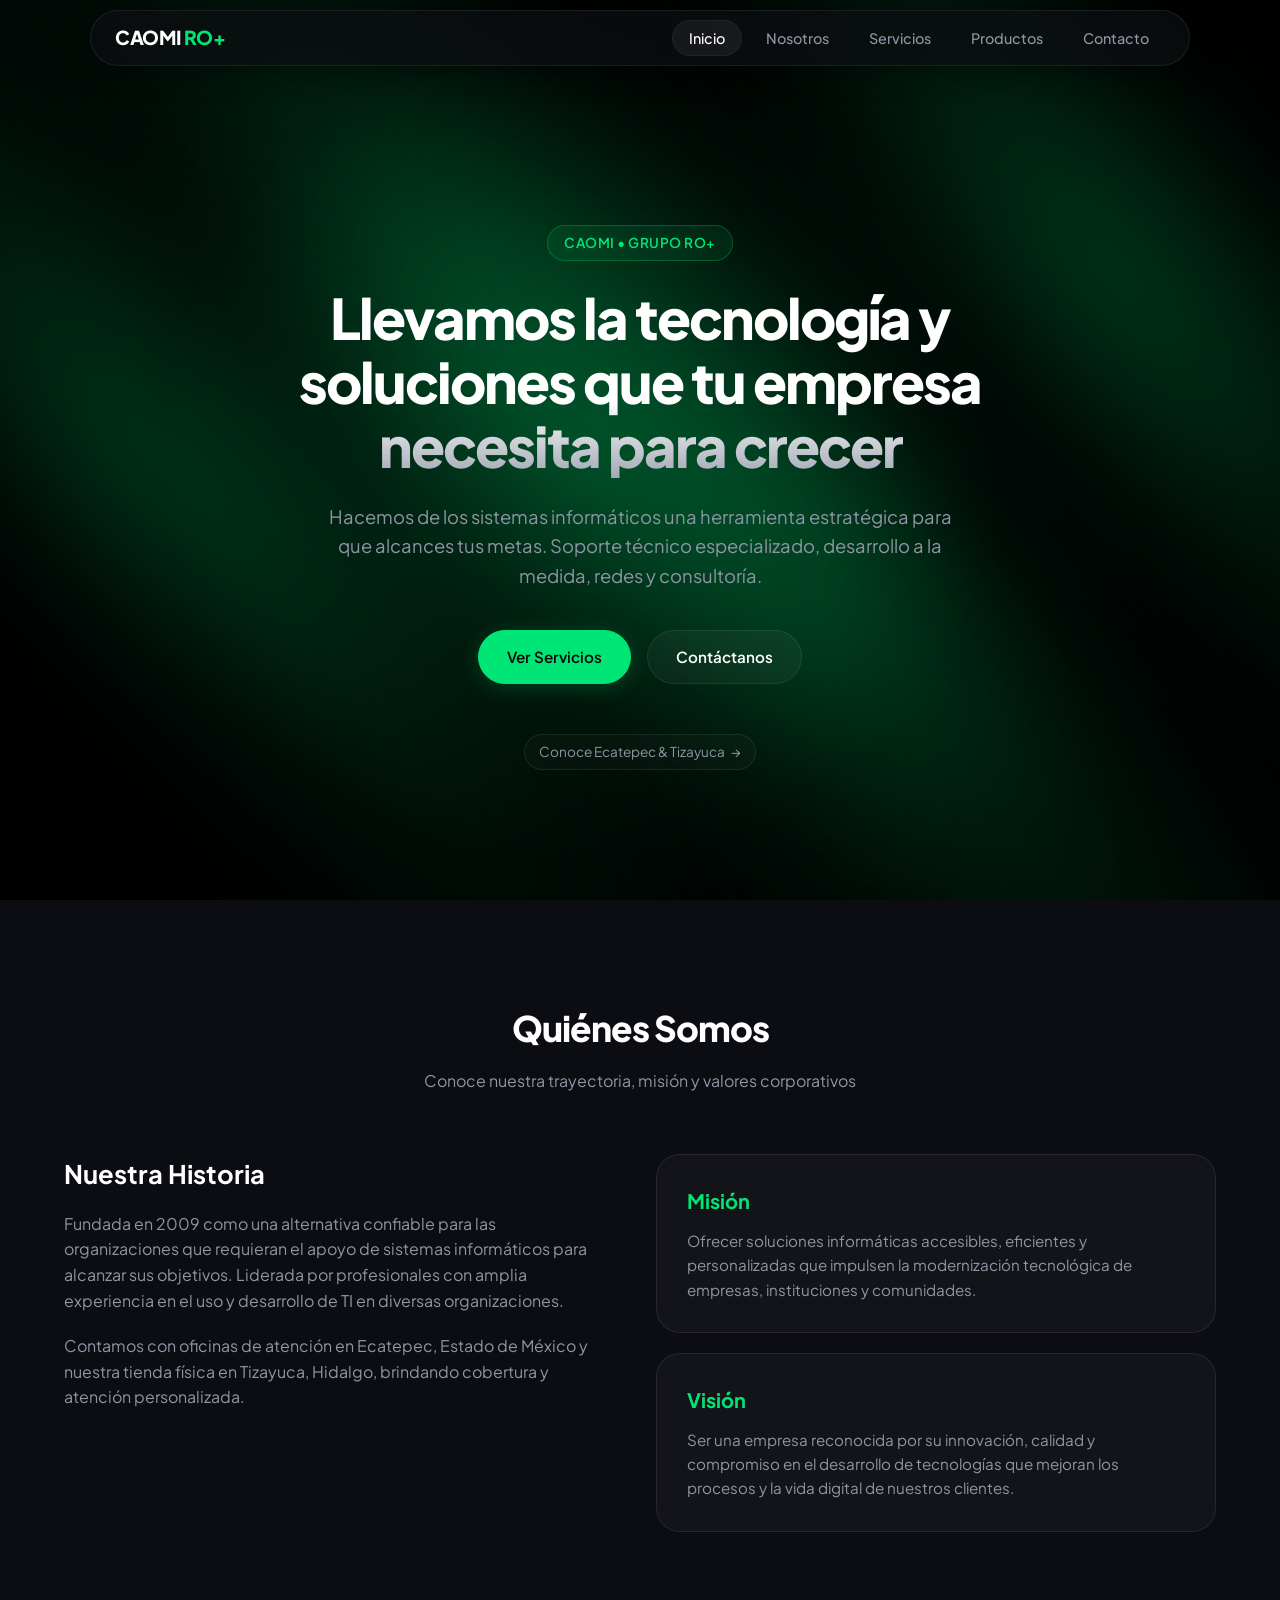
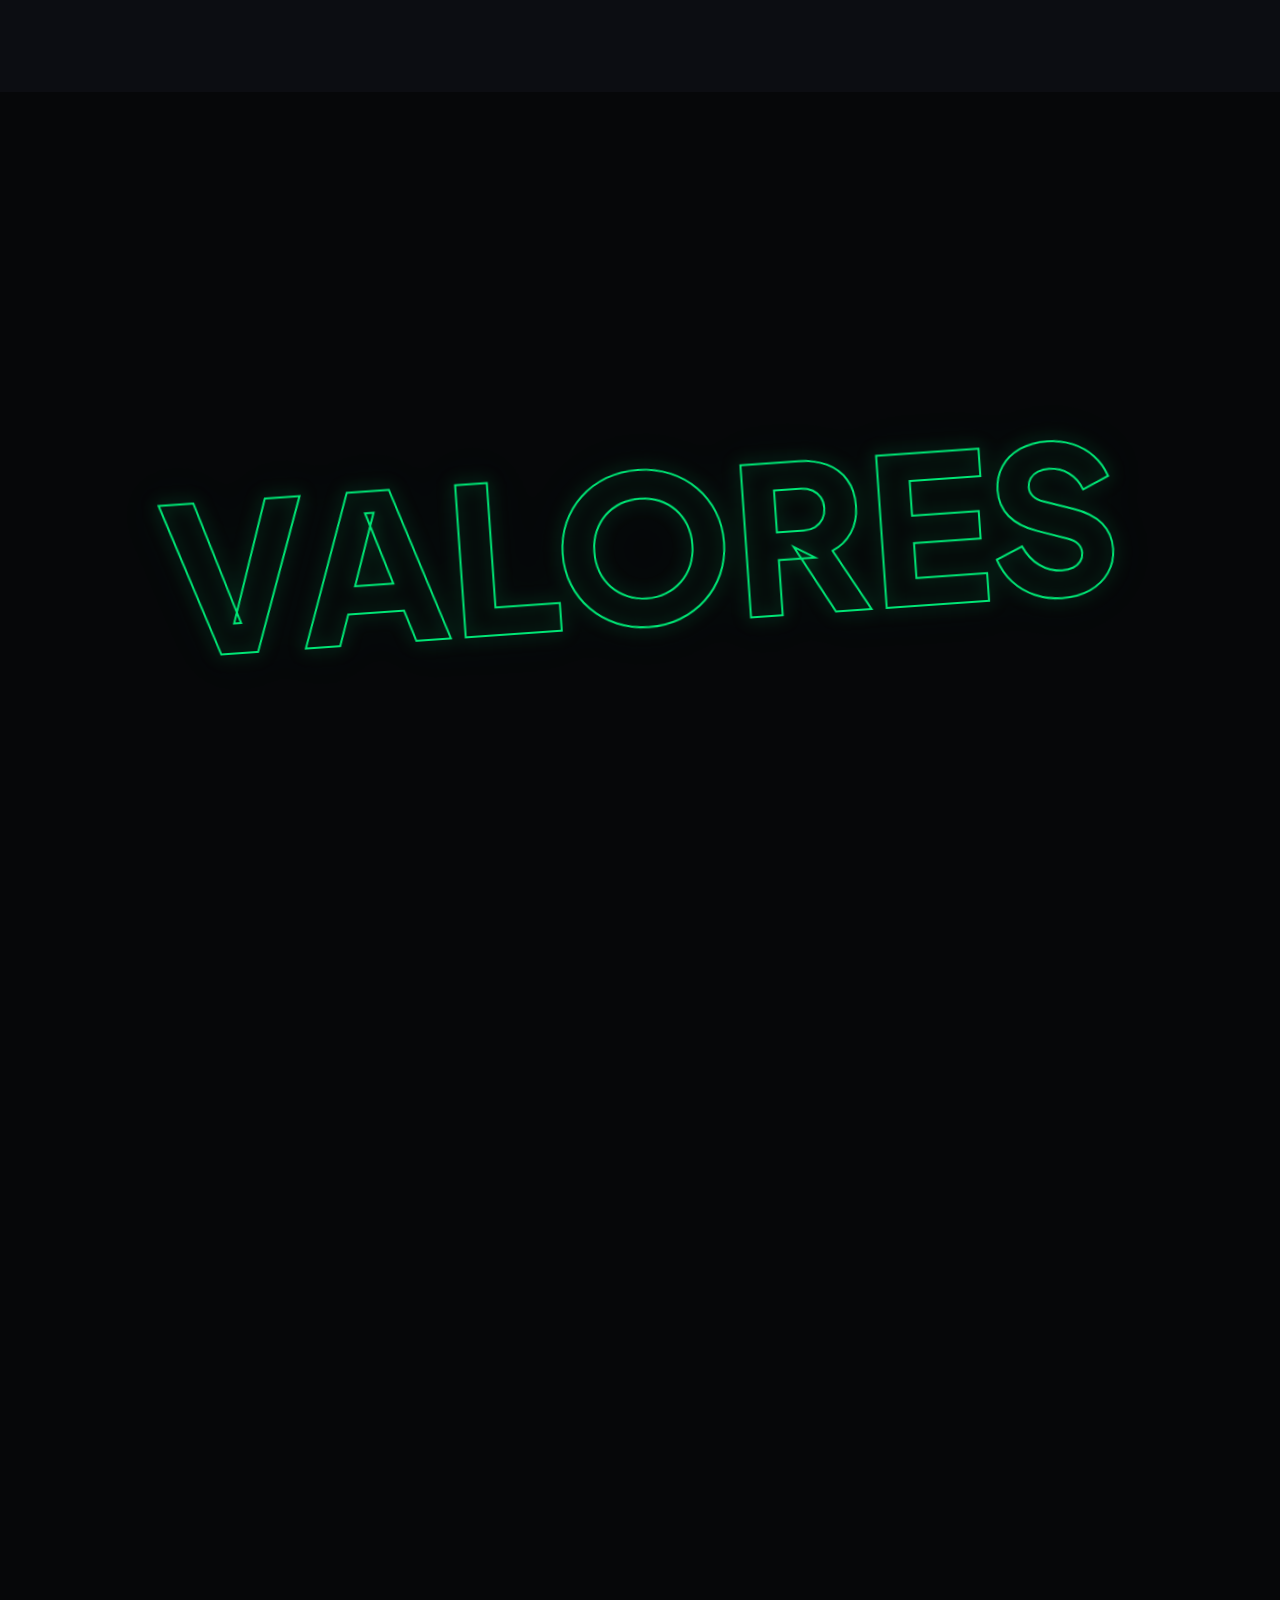
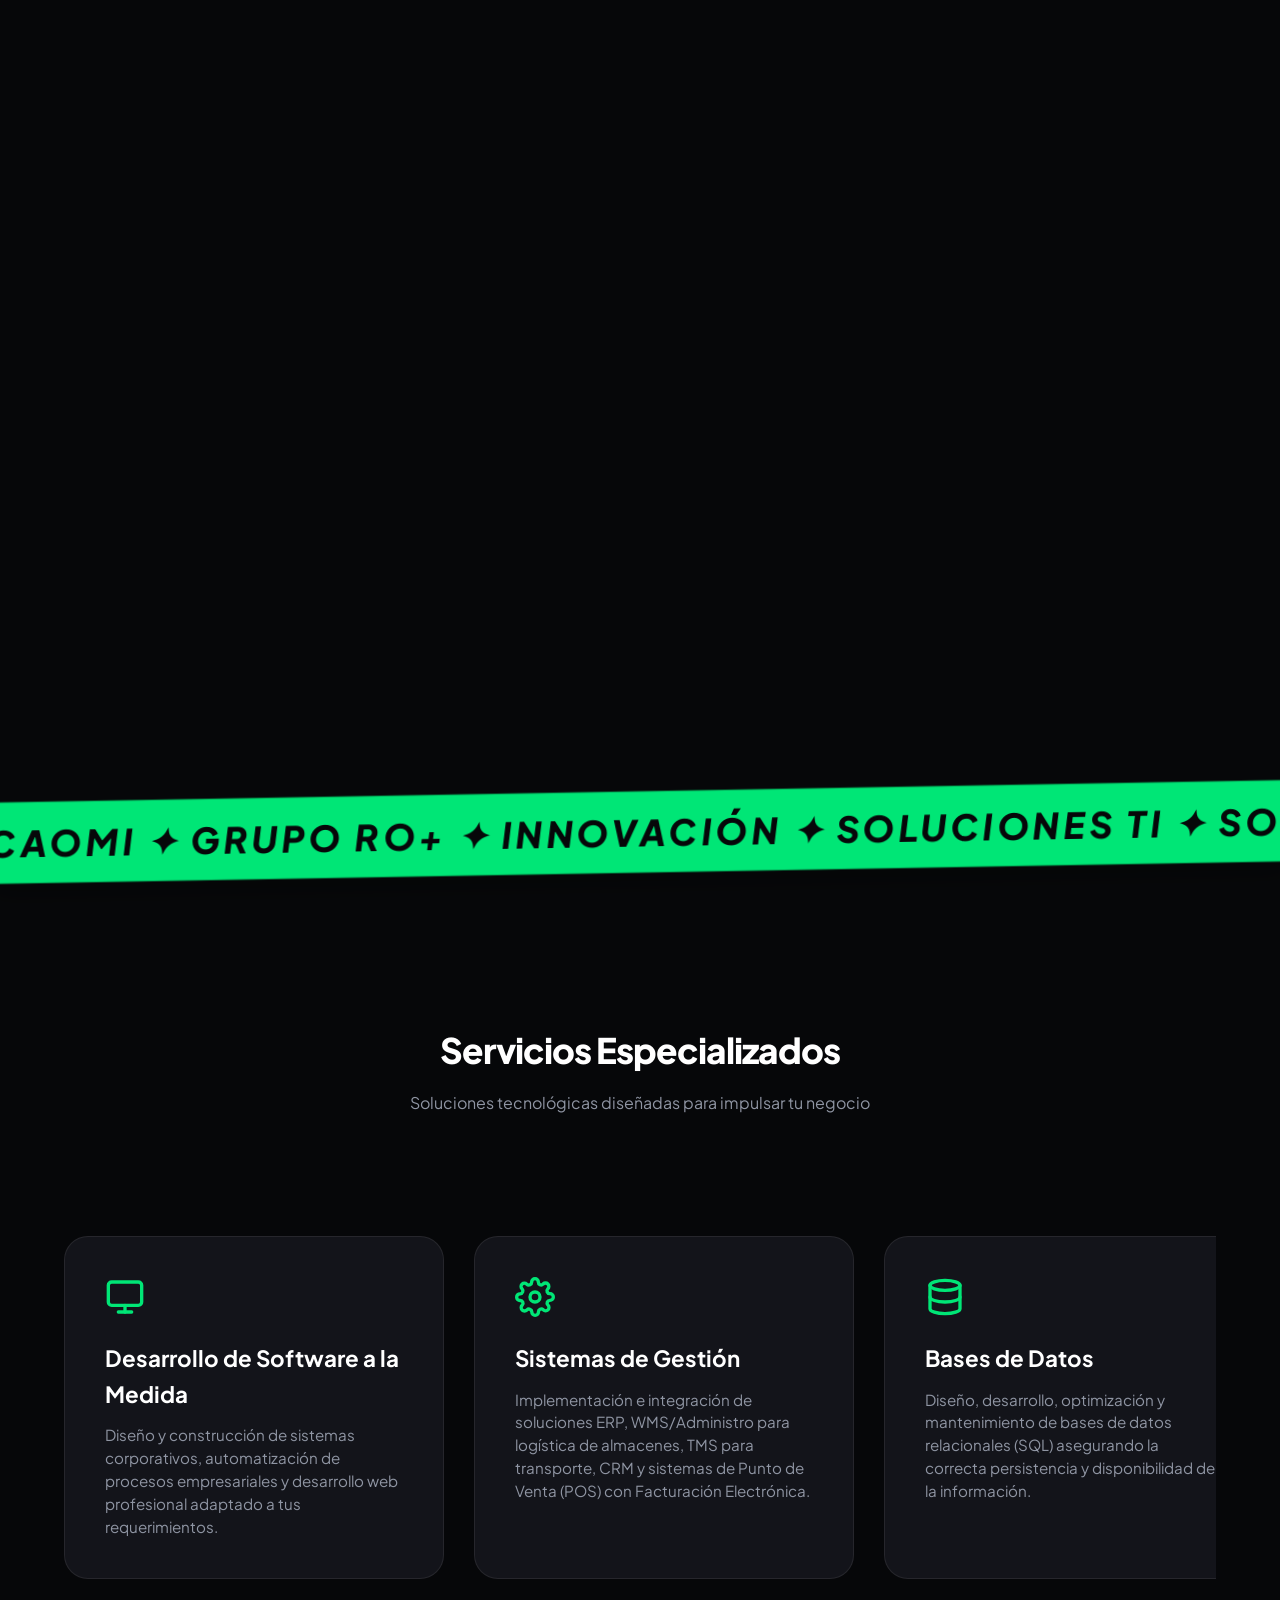
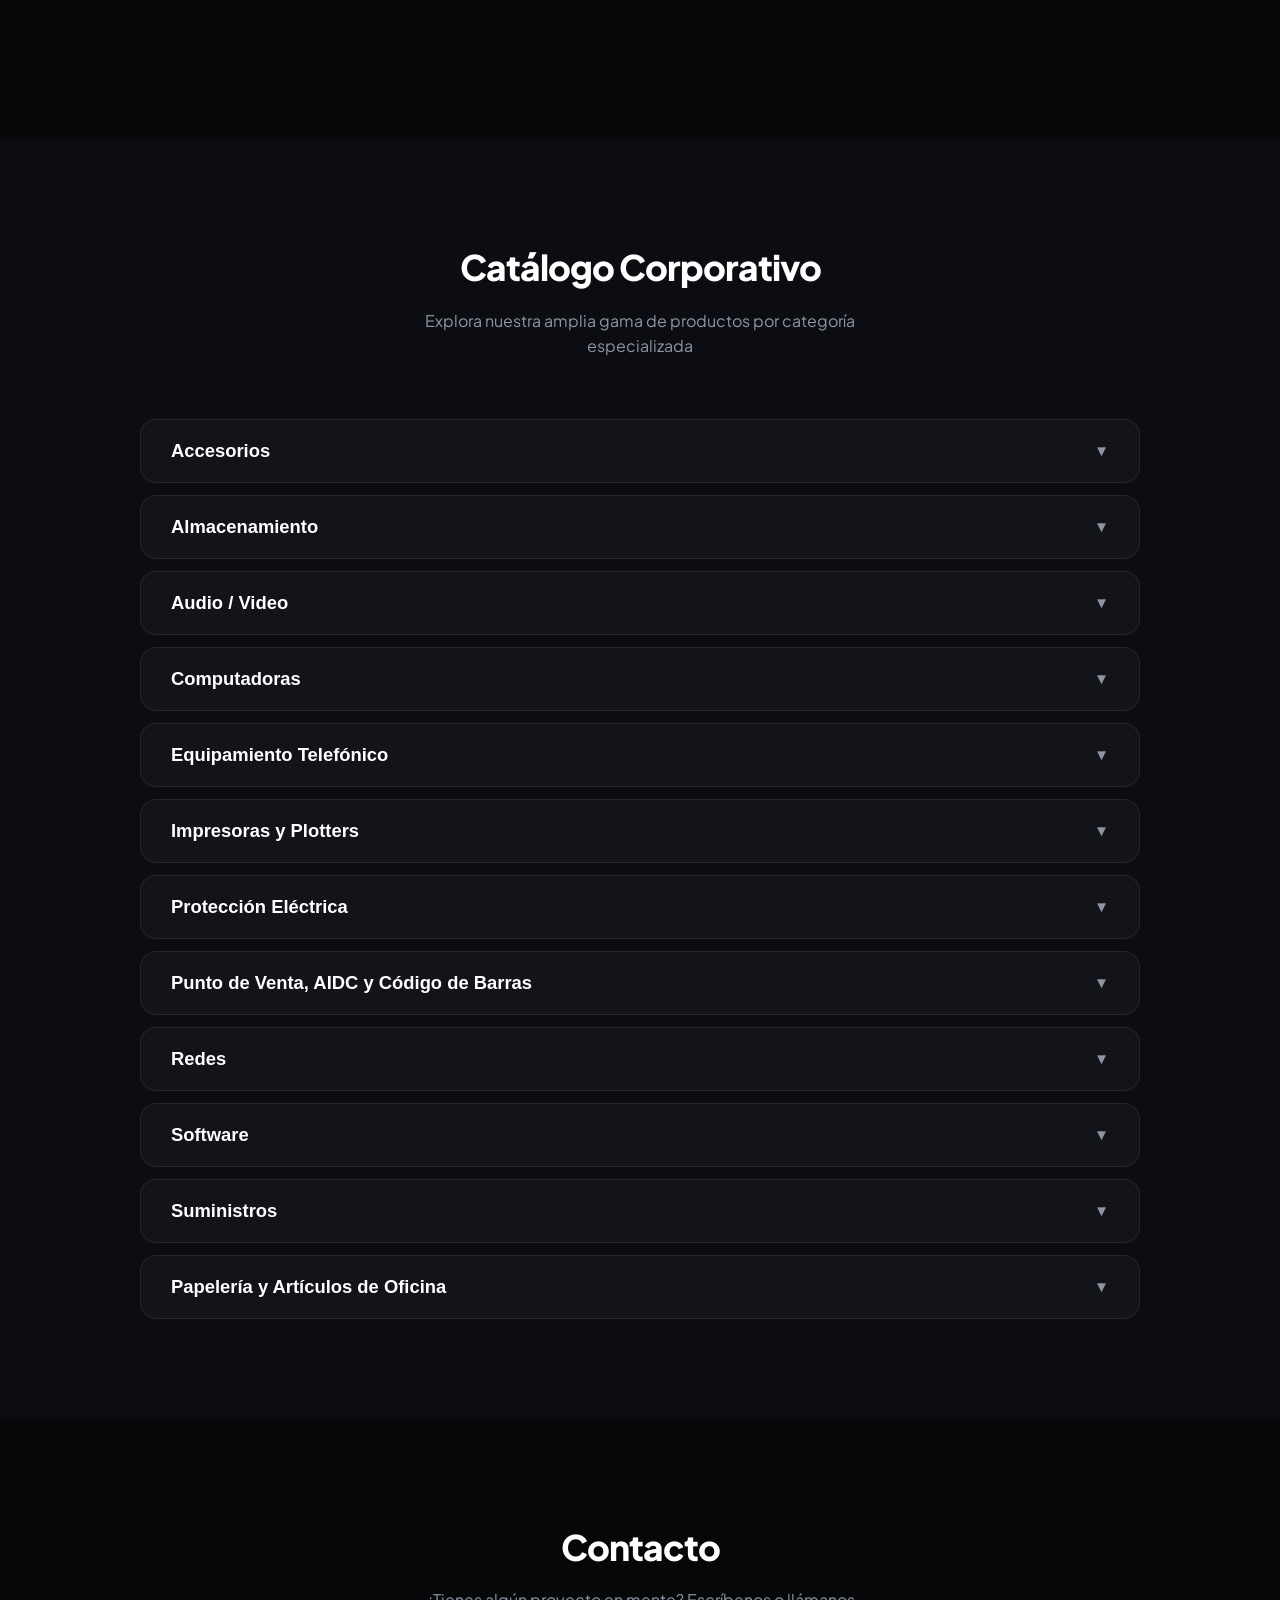
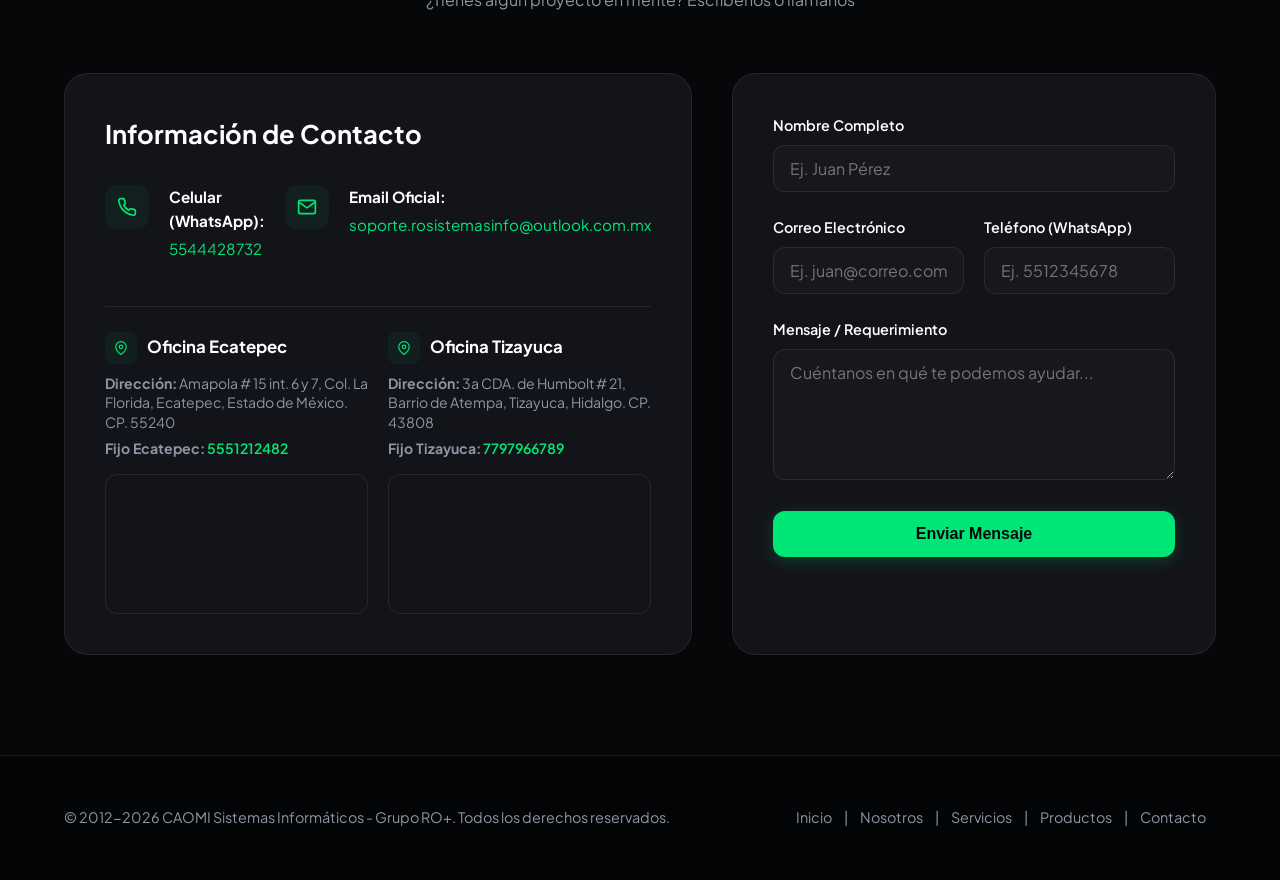
<file: index.html>
<!DOCTYPE html>
<html lang="es-MX">
<head>
    <meta charset="UTF-8">
    <meta name="viewport" content="width=device-width, initial-scale=1.0">
    <meta name="description" content="Sitio web oficial de CAOMI Sistemas Informáticos y Grupo RO+. Soluciones en soporte técnico, desarrollo de software, bases de datos y redes.">
    <meta name="keywords" content="sistemas, soporte técnico, bases de datos, software a la medida, ERP, WMS, CRM, Tizayuca, Ecatepec">
    <title>CAOMI Sistemas Informáticos | Grupo RO+</title>
    <link rel="stylesheet" href="style.css">
</head>
<body>
    <!-- Encabezado / Navegación Sticky -->
    <header class="main-header">
        <div class="header-container">
            <div class="logo">
                <span class="logo-text">CAOMI<span class="logo-plus">RO+</span></span>
            </div>
            <nav class="nav-menu" id="navMenu">
                <ul>
                    <li><a href="#inicio">Inicio</a></li>
                    <li><a href="#nosotros">Nosotros</a></li>
                    <li><a href="#servicios">Servicios</a></li>
                    <li><a href="#productos">Productos</a></li>
                    <li><a href="#contacto">Contacto</a></li>
                </ul>
            </nav>
            <button class="menu-toggle" id="menuToggle" aria-label="Abrir menú">
                <span></span>
                <span></span>
                <span></span>
            </button>
        </div>
    </header>

    <main>
        <!-- Sección 1: Inicio -->
        <section id="inicio" class="hero-section">
            <!-- Raycast-inspired Animated Glow Background -->
            <div class="hero-glow-bg">
                <div class="glow-beam beam-1"></div>
                <div class="glow-beam beam-2"></div>
                <div class="glow-beam beam-3"></div>
                <div class="glow-beam beam-4"></div>
            </div>
            <div class="container hero-container-centered">
                <div class="hero-content">
                    <span class="badge-premium">CAOMI • Grupo RO+</span>
                    <h1>Llevamos la tecnología y soluciones que tu empresa necesita para crecer</h1>
                    <p class="subtitle">Hacemos de los sistemas informáticos una herramienta estratégica para que alcances tus metas. Soporte técnico especializado, desarrollo a la medida, redes y consultoría.</p>
                    <div class="hero-actions">
                        <a href="#servicios" class="btn btn-primary">Ver Servicios</a>
                        <a href="#contacto" class="btn btn-secondary">Contáctanos</a>
                    </div>
                    <div class="hero-footer-link">
                        <a href="#nosotros" class="meet-glaze">Conoce Ecatepec & Tizayuca <span class="arrow">→</span></a>
                    </div>
                </div>
            </div>
        </section>

        <!-- Sección 2: Nosotros -->
        <section id="nosotros" class="about-section section-padding bg-light">
            <div class="container">
                <div class="section-header">
                    <h2>Quiénes Somos</h2>
                    <p class="section-subtitle">Conoce nuestra trayectoria, misión y valores corporativos</p>
                </div>
                <div class="about-grid">
                    <div class="about-info">
                        <h3>Nuestra Historia</h3>
                        <p>Fundada en 2009 como una alternativa confiable para las organizaciones que requieran el apoyo de sistemas informáticos para alcanzar sus objetivos. Liderada por profesionales con amplia experiencia en el uso y desarrollo de TI en diversas organizaciones.</p>
                        <p>Contamos con oficinas de atención en Ecatepec, Estado de México y nuestra tienda física en Tizayuca, Hidalgo, brindando cobertura y atención personalizada.</p>
                    </div>
                    <div class="about-cards">
                        <div class="card mission-card">
                            <h4>Misión</h4>
                            <p>Ofrecer soluciones informáticas accesibles, eficientes y personalizadas que impulsen la modernización tecnológica de empresas, instituciones y comunidades.</p>
                        </div>
                        <div class="card vision-card">
                            <h4>Visión</h4>
                            <p>Ser una empresa reconocida por su innovación, calidad y compromiso en el desarrollo de tecnologías que mejoran los procesos y la vida digital de nuestros clientes.</p>
                        </div>
                    </div>
            </div>
        </section>

        <!-- Sección de Valores con Animación Scroll-Driven -->
        <section id="valores-scroll" class="valores-scroll-section">
            <div class="sticky-viewport">
                <!-- Texto de fondo que hará zoom (Curio style) -->
                <div class="valores-bg-text" id="valoresBgText">VALORES</div>
                
                <!-- Cuadros blancos con los nombres de los valores (placeholders de imágenes) -->
                <div class="valores-cards-container" id="valoresCardsContainer">
                    <div class="valor-card-white" tabindex="0">
                        <span class="valor-number">01</span>
                        <img src="img/innovacion.webp" alt="Innovación" class="valor-card-bg-img">
                        <div class="valor-card-front">
                            <h3>Innovación</h3>
                        </div>
                        <div class="valor-card-back">
                            <h3>Innovación</h3>
                            <p>Desarrollamos soluciones vanguardistas y eficientes para optimizar tus procesos.</p>
                        </div>
                    </div>
                    <div class="valor-card-white" tabindex="0">
                        <span class="valor-number">02</span>
                        <img src="img/compromiso.webp" alt="Compromiso" class="valor-card-bg-img">
                        <div class="valor-card-front">
                            <h3>Compromiso</h3>
                        </div>
                        <div class="valor-card-back">
                            <h3>Compromiso</h3>
                            <p>Garantizamos puntualidad, ética y excelencia técnica en cada proyecto informático.</p>
                        </div>
                    </div>
                    <div class="valor-card-white" tabindex="0">
                        <span class="valor-number">03</span>
                        <img src="img/calidad.webp" alt="Calidad" class="valor-card-bg-img">
                        <div class="valor-card-front">
                            <h3>Calidad</h3>
                        </div>
                        <div class="valor-card-back">
                            <h3>Calidad</h3>
                            <p>Ofrecemos el más alto estándar en soporte técnico, desarrollo de software e infraestructura.</p>
                        </div>
                    </div>
                    <div class="valor-card-white" tabindex="0">
                        <span class="valor-number">04</span>
                        <img src="img/accesibilidad.webp" alt="Accesibilidad" class="valor-card-bg-img">
                        <div class="valor-card-front">
                            <h3>Accesibilidad</h3>
                        </div>
                        <div class="valor-card-back">
                            <h3>Accesibilidad</h3>
                            <p>Diseñamos herramientas intuitivas y soluciones tecnológicas al alcance de todos.</p>
                        </div>
                    </div>
                    <div class="valor-card-white" tabindex="0">
                        <span class="valor-number">05</span>
                        <img src="img/trabajo_equipo.webp" alt="Trabajo en equipo" class="valor-card-bg-img">
                        <div class="valor-card-front">
                            <h3>Trabajo en equipo</h3>
                        </div>
                        <div class="valor-card-back">
                            <h3>Trabajo en equipo</h3>
                            <p>Colaboramos de forma estrecha y multidisciplinaria para multiplicar los resultados.</p>
                        </div>
                    </div>
                    <div class="valor-card-white" tabindex="0">
                        <span class="valor-number">06</span>
                        <img src="img/responsabilidad_social.webp" alt="Responsabilidad social" class="valor-card-bg-img">
                        <div class="valor-card-front">
                            <h3>Responsabilidad social</h3>
                        </div>
                        <div class="valor-card-back">
                            <h3>Responsabilidad social</h3>
                            <p>Promovemos una TI verde: consumo eficiente y reciclaje de residuos de hardware.</p>
                        </div>
                    </div>
                </div>
            </div>
        </section>

        <!-- Marquee Separator -->
        <div class="marquee-divider">
            <div class="marquee-track">
                <div class="marquee-content">
                    CAOMI ✦ GRUPO RO+ ✦ INNOVACIÓN ✦ SOLUCIONES TI ✦ SOPORTE TÉCNICO ✦ DESARROLLO WEB ✦ REDES ✦ CAOMI ✦ GRUPO RO+ ✦ INNOVACIÓN ✦ SOLUCIONES TI ✦ SOPORTE TÉCNICO ✦ DESARROLLO WEB ✦ REDES ✦&nbsp;
                </div>
                <div class="marquee-content" aria-hidden="true">
                    CAOMI ✦ GRUPO RO+ ✦ INNOVACIÓN ✦ SOLUCIONES TI ✦ SOPORTE TÉCNICO ✦ DESARROLLO WEB ✦ REDES ✦ CAOMI ✦ GRUPO RO+ ✦ INNOVACIÓN ✦ SOLUCIONES TI ✦ SOPORTE TÉCNICO ✦ DESARROLLO WEB ✦ REDES ✦&nbsp;
                </div>
            </div>
        </div>

        <!-- Sección 3: Servicios -->
        <section id="servicios" class="services-section section-padding">
            <div class="container">
                <div class="section-header">
                    <h2>Servicios Especializados</h2>
                    <p class="section-subtitle">Soluciones tecnológicas diseñadas para impulsar tu negocio</p>
                </div>
                <div class="services-carousel-wrapper">
                    <div class="services-grid" id="servicesGrid">
                        <div class="service-card" tabindex="0">
                            <div class="service-icon">
                                <svg viewBox="0 0 24 24" fill="none" stroke="currentColor" stroke-width="2" stroke-linecap="round" stroke-linejoin="round">
                                    <rect x="2" y="3" width="20" height="14" rx="2" ry="2"></rect>
                                    <line x1="8" y1="21" x2="16" y2="21"></line>
                                    <line x1="12" y1="17" x2="12" y2="21"></line>
                                </svg>
                            </div>
                            <h3>Desarrollo de Software a la Medida</h3>
                            <p>Diseño y construcción de sistemas corporativos, automatización de procesos empresariales y desarrollo web profesional adaptado a tus requerimientos.</p>
                        </div>
                        <div class="service-card" tabindex="0">
                            <div class="service-icon">
                                <svg viewBox="0 0 24 24" fill="none" stroke="currentColor" stroke-width="2" stroke-linecap="round" stroke-linejoin="round">
                                    <circle cx="12" cy="12" r="3"></circle>
                                    <path d="M19.4 15a1.65 1.65 0 0 0 .33 1.82l.06.06a2 2 0 1 1-2.83 2.83l-.06-.06a1.65 1.65 0 0 0-1.82-.33 1.65 1.65 0 0 0-1 1.51V21a2 2 0 0 1-4 0v-.09A1.65 1.65 0 0 0 9 19.4a1.65 1.65 0 0 0-1.82.33l-.06.06a2 2 0 1 1-2.83-2.83l.06-.06a1.65 1.65 0 0 0 .33-1.82 1.65 1.65 0 0 0-1.51-1H3a2 2 0 0 1 0-4h.09A1.65 1.65 0 0 0 4.6 9a1.65 1.65 0 0 0-.33-1.82l-.06-.06a2 2 0 1 1 2.83-2.83l.06.06a1.65 1.65 0 0 0 1.82.33H9a1.65 1.65 0 0 0 1-1.51V3a2 2 0 0 1 4 0v.09a1.65 1.65 0 0 0 1 1.51 1.65 1.65 0 0 0 1.82-.33l.06-.06a2 2 0 1 1 2.83 2.83l-.06.06a1.65 1.65 0 0 0-.33 1.82V9a1.65 1.65 0 0 0 1.51 1H21a2 2 0 0 1 0 4h-.09a1.65 1.65 0 0 0-1.51 1z"></path>
                                </svg>
                            </div>
                            <h3>Sistemas de Gestión</h3>
                            <p>Implementación e integración de soluciones ERP, WMS/Administro para logística de almacenes, TMS para transporte, CRM y sistemas de Punto de Venta (POS) con Facturación Electrónica.</p>
                        </div>
                        <div class="service-card" tabindex="0">
                            <div class="service-icon">
                                <svg viewBox="0 0 24 24" fill="none" stroke="currentColor" stroke-width="2" stroke-linecap="round" stroke-linejoin="round">
                                    <ellipse cx="12" cy="5" rx="9" ry="3"></ellipse>
                                    <path d="M3 5v14c0 1.66 4 3 9 3s9-1.34 9-3V5"></path>
                                    <path d="M3 12c0 1.66 4 3 9 3s9-1.34 9-3"></path>
                                </svg>
                            </div>
                            <h3>Bases de Datos</h3>
                            <p>Diseño, desarrollo, optimización y mantenimiento de bases de datos relacionales (SQL) asegurando la correcta persistencia y disponibilidad de la información.</p>
                        </div>
                        <div class="service-card" tabindex="0">
                            <div class="service-icon">
                                <svg viewBox="0 0 24 24" fill="none" stroke="currentColor" stroke-width="2" stroke-linecap="round" stroke-linejoin="round">
                                    <path d="M14.7 6.3a1 1 0 0 0 0 1.4l1.6 1.6a1 1 0 0 0 1.4 0l3.77-3.77a6 6 0 0 1-7.94 7.94l-6.91 6.91a2.12 2.12 0 0 1-3-3l6.91-6.91a6 6 0 0 1 7.94-7.94l-3.76 3.76z"></path>
                                </svg>
                            </div>
                            <h3>Soporte Técnico y Redes</h3>
                            <p>Asistencia especializada en infraestructura de TI, servidores, cableado estructurado, redes y conectividad para la continuidad operativa de tu empresa.</p>
                        </div>
                        <div class="service-card" tabindex="0">
                            <div class="service-icon">
                                <svg viewBox="0 0 24 24" fill="none" stroke="currentColor" stroke-width="2" stroke-linecap="round" stroke-linejoin="round">
                                    <circle cx="9" cy="21" r="1"></circle>
                                    <circle cx="20" cy="21" r="1"></circle>
                                    <path d="M1 1h4l2.68 13.39a2 2 0 0 0 2 1.61h9.72a2 2 0 0 0 2-1.61L23 6H6"></path>
                                </svg>
                            </div>
                            <h3>Equipos y Consumibles</h3>
                            <p>Venta y distribución de equipo de cómputo, servidores y consumibles informáticos garantizando tecnología de vanguardia mediante RO+ Informática.</p>
                        </div>
                    </div>
                </div>
            </div>
        </section>

        <!-- Sección 4: Catálogo de Productos -->
        <section id="productos" class="products-section section-padding bg-light">
            <div class="container">
                <div class="section-header">
                    <h2>Catálogo Corporativo</h2>
                    <p class="section-subtitle">Explora nuestra amplia gama de productos por categoría especializada</p>
                </div>
                
                <div class="catalog-accordion" id="catalogAccordion">
                    <!-- Categoría 1: Accesorios -->
                    <div class="accordion-item">
                        <button class="accordion-header" aria-expanded="false">
                            <span>Accesorios</span>
                            <span class="chevron-icon">▼</span>
                        </button>
                        <div class="accordion-content" style="--panel-color: #00e676;">
                            <div class="accordion-inner">
                                <div class="subcategory-grid">
                                    <div class="subcategory-col">
                                        <a href="#contacto">Almacenamiento</a>
                                        <a href="#contacto">Audio/Video/Música</a>
                                        <a href="#contacto">Cámaras</a>
                                        <a href="#contacto">Escáners</a>
                                        <a href="#contacto">De Escritorio</a>
                                    </div>
                                    <div class="subcategory-col">
                                        <a href="#contacto">Notebook/Tablet</a>
                                        <a href="#contacto">Proyectores</a>
                                        <a href="#contacto">Telefónicos</a>
                                        <a href="#contacto">Accesorios y Monitores</a>
                                        <a href="#contacto">Automatización Doméstica</a>
                                    </div>
                                    <div class="subcategory-col">
                                        <a href="#contacto">Controles Juegos PC</a>
                                        <a href="#contacto">Dispositivos de Switch</a>
                                        <a href="#contacto">Dispositivos Señaladores y Pizarras</a>
                                        <a href="#contacto">Mouses</a>
                                        <a href="#contacto">Teclados</a>
                                    </div>
                                </div>
                                <div class="category-image-container">
                                    <img src="img/cat_accesorios.png" alt="Accesorios y periféricos" class="category-image">
                                </div>
                            </div>
                        </div>
                    </div>

                    <!-- Categoría 2: Almacenamiento -->
                    <div class="accordion-item">
                        <button class="accordion-header" aria-expanded="false">
                            <span>Almacenamiento</span>
                            <span class="chevron-icon">▼</span>
                        </button>
                        <div class="accordion-content" style="--panel-color: #b388ff;">
                            <div class="accordion-inner">
                                <div class="subcategory-grid">
                                    <div class="subcategory-col">
                                        <a href="#contacto">Controladores de disco</a>
                                        <a href="#contacto">Sistemas NAS</a>
                                        <a href="#contacto">Discos de Estado Sólido (SSD)</a>
                                        <a href="#contacto">Sistemas SAN e Infraestructura</a>
                                    </div>
                                    <div class="subcategory-col">
                                        <a href="#contacto">Discos Duros</a>
                                        <a href="#contacto">Dispositivos de Respaldo</a>
                                        <a href="#contacto">Gabinetes para Disco</a>
                                        <a href="#contacto">Memorias Flash</a>
                                    </div>
                                    <div class="subcategory-col">
                                        <a href="#contacto">Red Unificada de Almacenamiento</a>
                                        <a href="#contacto">Media y Soportes</a>
                                        <a href="#contacto" class="btn-cta-sub">Ve nuestros Productos...</a>
                                    </div>
                                </div>
                                <div class="category-image-container">
                                    <img src="img/cat_almacenamiento.png" alt="Dispositivos de Almacenamiento" class="category-image">
                                </div>
                            </div>
                        </div>
                    </div>

                    <!-- Categoría 3: Audio / Video -->
                    <div class="accordion-item">
                        <button class="accordion-header" aria-expanded="false">
                            <span>Audio / Video</span>
                            <span class="chevron-icon">▼</span>
                        </button>
                        <div class="accordion-content" style="--panel-color: #ff1744;">
                            <div class="accordion-inner">
                                <div class="subcategory-grid">
                                    <div class="subcategory-col">
                                        <a href="#contacto">Audio</a>
                                        <a href="#contacto">Cámaras</a>
                                        <a href="#contacto">Sonido Profesional y Entretenimiento</a>
                                    </div>
                                    <div class="subcategory-col">
                                        <a href="#contacto">Teatro en Casa</a>
                                        <a href="#contacto">Video</a>
                                        <a href="#contacto" class="btn-cta-sub">Ve nuestros Productos...</a>
                                    </div>
                                </div>
                                <div class="category-image-container">
                                    <img src="img/cat_audiovideo.png" alt="Equipos de Audio y Video" class="category-image">
                                </div>
                            </div>
                        </div>
                    </div>

                    <!-- Categoría 4: Computadoras -->
                    <div class="accordion-item">
                        <button class="accordion-header" aria-expanded="false">
                            <span>Computadoras</span>
                            <span class="chevron-icon">▼</span>
                        </button>
                        <div class="accordion-content" style="--panel-color: #00e5ff;">
                            <div class="accordion-inner">
                                <div class="subcategory-grid">
                                    <div class="subcategory-col">
                                        <a href="#contacto">Computadoras de Escritorio</a>
                                        <a href="#contacto">Computadoras Portátiles</a>
                                        <a href="#contacto">Servidores para computadoras</a>
                                        <a href="#contacto">Tablets</a>
                                        <a href="#contacto">Tables-Notebooks 2 en 1</a>
                                        <a href="#contacto">Servidores RAS/Terminal/Device</a>
                                    </div>
                                    <div class="subcategory-col">
                                        <a href="#contacto">Thin Clients y terminales</a>
                                        <a href="#contacto">Workstations</a>
                                        <a href="#contacto">Gabinetes de Computadora y Montaje</a>
                                        <a href="#contacto">Memorias</a>
                                        <a href="#contacto">Procesadores</a>
                                        <a href="#contacto">Tarjetas de Sonido</a>
                                    </div>
                                    <div class="subcategory-col">
                                        <a href="#contacto">Tarjetas de Video y Captura</a>
                                        <a href="#contacto">Tarjetas Madre</a>
                                        <a href="#contacto">Accesorios y Monitores (Gaming)</a>
                                        <a href="#contacto">Consolas</a>
                                        <a href="#contacto">Videojuegos</a>
                                        <a href="#contacto">Computadoras (Gaming)</a>
                                        <a href="#contacto" class="btn-cta-sub">Ve nuestros Productos...</a>
                                    </div>
                                </div>
                                <div class="category-image-container">
                                    <img src="img/cat_computadoras.png" alt="Computadoras y Servidores" class="category-image">
                                </div>
                            </div>
                        </div>
                    </div>

                    <!-- Categoría 5: Equipamiento Telefónico -->
                    <div class="accordion-item">
                        <button class="accordion-header" aria-expanded="false">
                            <span>Equipamiento Telefónico</span>
                            <span class="chevron-icon">▼</span>
                        </button>
                        <div class="accordion-content" style="--panel-color: #c6ff00;">
                            <div class="accordion-inner">
                                <div class="subcategory-grid">
                                    <div class="subcategory-col">
                                        <a href="#contacto">Dispositivos de Comunicación Móvil</a>
                                        <a href="#contacto">Dispositivos de Consumo Telefónico</a>
                                    </div>
                                    <div class="subcategory-col">
                                        <a href="#contacto">Equipo de Conferencia en video, Audio y Web</a>
                                        <a href="#contacto">Sistemas telefónicos, teléfonos y componentes</a>
                                    </div>
                                    <div class="subcategory-col">
                                        <a href="#contacto" class="btn-cta-sub">Ve nuestros Productos...</a>
                                    </div>
                                </div>
                                <div class="category-image-container">
                                    <img src="img/cat_telefonia.png" alt="Equipos Telefónicos" class="category-image">
                                </div>
                            </div>
                        </div>
                    </div>

                    <!-- Categorías cerradas simples que enlazan a contacto -->
                    <!-- Categoría 6: Impresoras y Plotters -->
                    <div class="accordion-item">
                        <button class="accordion-header" aria-expanded="false">
                            <span>Impresoras y Plotters</span>
                            <span class="chevron-icon">▼</span>
                        </button>
                        <div class="accordion-content" style="--panel-color: #ff5252;">
                            <div class="accordion-inner">
                                <div class="subcategory-grid">
                                    <div class="subcategory-col">
                                        <a href="#contacto">Impresoras Casa / Oficina</a>
                                    </div>
                                    <div class="subcategory-col">
                                        <a href="#contacto">Multifuncionales</a>
                                    </div>
                                    <div class="subcategory-col">
                                        <a href="#contacto">Plotters</a>
                                    </div>
                                </div>
                                <div class="category-image-container">
                                    <img src="img/cat_impresoras.png" alt="Impresoras y Plotters" class="category-image">
                                </div>
                            </div>
                        </div>
                    </div>

                    <!-- Categoría 7: Protección Eléctrica -->
                    <div class="accordion-item">
                        <button class="accordion-header" aria-expanded="false">
                            <span>Protección Eléctrica</span>
                            <span class="chevron-icon">▼</span>
                        </button>
                        <div class="accordion-content" style="--panel-color: #ff4081;">
                            <div class="accordion-inner">
                                <div class="subcategory-grid">
                                    <div class="subcategory-col">
                                        <a href="#contacto">Equipamiento de Energía</a>
                                    </div>
                                    <div class="subcategory-col">
                                        <a href="#contacto">Equipamiento para Rack</a>
                                    </div>
                                    <div class="subcategory-col">
                                        <a href="#contacto">Fuentes de Poder</a>
                                    </div>
                                </div>
                                <div class="category-image-container">
                                    <img src="img/cat_proteccion.png" alt="Equipamiento de Protección Eléctrica" class="category-image">
                                </div>
                            </div>
                        </div>
                    </div>

                    <!-- Categoría 8: Punto de Venta, AIDC y Código de Barras -->
                    <div class="accordion-item">
                        <button class="accordion-header" aria-expanded="false">
                            <span>Punto de Venta, AIDC y Código de Barras</span>
                            <span class="chevron-icon">▼</span>
                        </button>
                        <div class="accordion-content" style="--panel-color: #7b1fa2;">
                            <div class="accordion-inner">
                                <div class="subcategory-grid">
                                    <div class="subcategory-col">
                                        <a href="#contacto">Accesorios AIDC Wireless</a>
                                        <a href="#contacto">Impresoras POS</a>
                                        <a href="#contacto">Accesorios Auto ID</a>
                                        <a href="#contacto">Infraestructura AIDC Wireless</a>
                                        <a href="#contacto">Accesorios POS Retail</a>
                                        <a href="#contacto">Lectores POS</a>
                                    </div>
                                    <div class="subcategory-col">
                                        <a href="#contacto">Accesorios Universales</a>
                                        <a href="#contacto">Lectores RFID</a>
                                        <a href="#contacto">AIDC/POS Software</a>
                                        <a href="#contacto">Periféricos POS</a>
                                        <a href="#contacto">Escáner de código de Barras Auto ID</a>
                                        <a href="#contacto">Suministros POS Retail y Auto ID</a>
                                    </div>
                                    <div class="subcategory-col">
                                        <a href="#contacto">Garantías, Pago de Contratos</a>
                                        <a href="#contacto">Terminales AIDC</a>
                                        <a href="#contacto">Impresoras Auto ID</a>
                                        <a href="#contacto" class="btn-cta-sub">Ve nuestros Productos...</a>
                                    </div>
                                </div>
                                <div class="category-image-container">
                                    <img src="img/cat_pos.png" alt="Punto de Venta y Código de Barras" class="category-image">
                                </div>
                            </div>
                        </div>
                    </div>

                    <!-- Categoría 9: Redes -->
                    <div class="accordion-item">
                        <button class="accordion-header" aria-expanded="false">
                            <span>Redes</span>
                            <span class="chevron-icon">▼</span>
                        </button>
                        <div class="accordion-content" style="--panel-color: #8bc34a;">
                            <div class="accordion-inner">
                                <div class="subcategory-grid">
                                    <div class="subcategory-col">
                                        <a href="#contacto">Redes Inalámbricas</a>
                                        <a href="#contacto">Routers y Componentes</a>
                                        <a href="#contacto">Seguridad de redes</a>
                                    </div>
                                    <div class="subcategory-col">
                                        <a href="#contacto">Switches y Hubs</a>
                                        <a href="#contacto">Tarjetas de Red</a>
                                        <a href="#contacto">Transceptores y Convertidores</a>
                                    </div>
                                    <div class="subcategory-col">
                                        <a href="#contacto" class="btn-cta-sub">Ve nuestros Productos...</a>
                                    </div>
                                </div>
                                <div class="category-image-container">
                                    <img src="img/cat_redes.png" alt="Equipos de Redes y Conectividad" class="category-image">
                                </div>
                            </div>
                        </div>
                    </div>

                    <!-- Categoría 10: Software -->
                    <div class="accordion-item">
                        <button class="accordion-header" aria-expanded="false">
                            <span>Software</span>
                            <span class="chevron-icon">▼</span>
                        </button>
                        <div class="accordion-content" style="--panel-color: #ffd54f;">
                            <div class="accordion-inner">
                                <div class="subcategory-grid">
                                    <div class="subcategory-col">
                                        <a href="#contacto">Software de Productividad Empresarial</a>
                                        <a href="#contacto">Software Imagen y Firma Digital</a>
                                        <a href="#contacto">Software Almacenamiento</a>
                                        <a href="#contacto">Software Productividad Office</a>
                                        <a href="#contacto">Software Gestionamiento IT</a>
                                    </div>
                                    <div class="subcategory-col">
                                        <a href="#contacto">Software Seguridad</a>
                                        <a href="#contacto">Software Virtualización</a>
                                        <a href="#contacto">Software Sistemas Operativos</a>
                                        <a href="#contacto">Software Desarrollo</a>
                                        <a href="#contacto">Software Soluciones de Negocio</a>
                                    </div>
                                    <div class="subcategory-col">
                                        <a href="#contacto">Software Entretenimiento</a>
                                        <a href="#contacto">Software Finanzas</a>
                                        <a href="#contacto">Software Gestiónde Datos</a>
                                        <a href="#contacto" class="btn-cta-sub">Ve nuestros Productos...</a>
                                    </div>
                                </div>
                                <div class="category-image-container">
                                    <img src="img/cat_software.png" alt="Licenciamiento de Software" class="category-image">
                                </div>
                            </div>
                        </div>
                    </div>

                    <!-- Categorías cerradas simples que enlazan a contacto -->
                    <!-- Categoría 11: Suministros -->
                    <div class="accordion-item">
                        <button class="accordion-header" aria-expanded="false">
                            <span>Suministros</span>
                            <span class="chevron-icon">▼</span>
                        </button>
                        <div class="accordion-content" style="--panel-color: #ff9800;">
                            <div class="accordion-inner">
                                <div class="subcategory-grid">
                                    <div class="subcategory-col">
                                        <a href="#contacto">Cartuchos de Limpieza</a>
                                    </div>
                                    <div class="subcategory-col">
                                        <a href="#contacto">Suministros de Impresión</a>
                                    </div>
                                    <div class="subcategory-col">
                                        <a href="#contacto">Suministros de Oficina</a>
                                        <a href="#contacto" class="btn-cta-sub">Ve nuestros Productos...</a>
                                    </div>
                                </div>
                                <div class="category-image-container">
                                    <img src="img/cat_suministros.png" alt="Suministros Informáticos y de Oficina" class="category-image">
                                </div>
                            </div>
                        </div>
                    </div>

                    <!-- Categoría 12: Papelería y Artículos de Oficina -->
                    <div class="accordion-item">
                        <button class="accordion-header" aria-expanded="false">
                            <span>Papelería y Artículos de Oficina</span>
                            <span class="chevron-icon">▼</span>
                        </button>
                        <div class="accordion-content" style="--panel-color: #7e57c2;">
                            <div class="accordion-inner">
                                <div class="subcategory-grid">
                                    <div class="subcategory-col">
                                        <a href="#contacto">Arte</a>
                                        <a href="#contacto">Manualidades</a>
                                        <a href="#contacto">Dibujo</a>
                                        <a href="#contacto">Muebles</a>
                                        <a href="#contacto">Papeles</a>
                                    </div>
                                    <div class="subcategory-col">
                                        <a href="#contacto">Contenedores</a>
                                        <a href="#contacto">Escritura</a>
                                        <a href="#contacto">Oficina</a>
                                        <a href="#contacto">Adhesivos</a>
                                        <a href="#contacto">Escolar</a>
                                    </div>
                                    <div class="subcategory-col">
                                        <a href="#contacto">Didácticos</a>
                                        <a href="#contacto">Cuadernos</a>
                                        <a href="#contacto">Impresos</a>
                                        <a href="#contacto">Archivo y empaque</a>
                                        <a href="#contacto" class="btn-cta-sub">Ve nuestros Productos...</a>
                                    </div>
                                </div>
                                <div class="category-image-container">
                                    <img src="img/cat_papeleria.png" alt="Papelería y Artículos de Oficina" class="category-image">
                                </div>
                            </div>
                        </div>
                    </div>
                </div>
            </div>
        </section>

        <!-- Sección 5: Contacto -->
        <section id="contacto" class="contact-section section-padding">
            <div class="container">
                <div class="section-header">
                    <h2>Contacto</h2>
                    <p class="section-subtitle">¿Tienes algún proyecto en mente? Escríbenos o llámanos</p>
                </div>
                <div class="contact-layout">
                    <div class="contact-info-panel">
                        <h3>Información de Contacto</h3>
                        
                        <!-- Contacto General (Celular y Email) -->
                        <div class="contact-general-grid">
                            <div class="info-item">
                                <span class="info-icon">
                                    <svg viewBox="0 0 24 24" fill="none" stroke="currentColor" stroke-width="2" stroke-linecap="round" stroke-linejoin="round">
                                        <path d="M22 16.92v3a2 2 0 0 1-2.18 2 19.79 19.79 0 0 1-8.63-3.07 19.5 19.5 0 0 1-6-6 19.79 19.79 0 0 1-3.07-8.67A2 2 0 0 1 4.11 2h3a2 2 0 0 1 2 1.72 12.84 12.84 0 0 0 .7 2.81 2 2 0 0 1-.45 2.11L8.09 9.91a16 16 0 0 0 6 6l1.27-1.27a2 2 0 0 1 2.11-.45 12.84 12.84 0 0 0 2.81.7A2 2 0 0 1 22 16.92z"></path>
                                    </svg>
                                </span>
                                <p><strong>Celular (WhatsApp):</strong> <a href="https://wa.me/525544428732" target="_blank">5544428732</a></p>
                            </div>
                            <div class="info-item">
                                <span class="info-icon">
                                    <svg viewBox="0 0 24 24" fill="none" stroke="currentColor" stroke-width="2" stroke-linecap="round" stroke-linejoin="round">
                                        <path d="M4 4h16c1.1 0 2 .9 2 2v12c0 1.1-.9 2-2 2H4c-1.1 0-2-.9-2-2V6c0-1.1.9-2 2-2z"></path>
                                        <polyline points="22,6 12,13 2,6"></polyline>
                                    </svg>
                                </span>
                                <p><strong>Email Oficial:</strong> <a href="mailto:soporte.rosistemasinfo@outlook.com.mx">soporte.rosistemasinfo@outlook.com.mx</a></p>
                            </div>
                        </div>

                        <!-- Sucursales (Dirección, Teléfono Fijo y Mapas) -->
                        <div class="branches-grid">
                            <!-- Oficina Ecatepec -->
                            <div class="branch-card">
                                <div class="branch-header">
                                    <span class="info-icon">
                                        <svg viewBox="0 0 24 24" fill="none" stroke="currentColor" stroke-width="2" stroke-linecap="round" stroke-linejoin="round">
                                            <path d="M21 10c0 7-9 13-9 13s-9-6-9-13a9 9 0 0 1 18 0z"></path>
                                            <circle cx="12" cy="10" r="3"></circle>
                                        </svg>
                                    </span>
                                    <h4>Oficina Ecatepec</h4>
                                </div>
                                <div class="branch-details">
                                    <p><strong>Dirección:</strong> Amapola # 15 int. 6 y 7, Col. La Florida, Ecatepec, Estado de México. CP. 55240</p>
                                    <p><strong>Fijo Ecatepec:</strong> <a href="tel:5551212482">5551212482</a></p>
                                </div>
                                <div class="map-container">
                                    <iframe src="https://maps.google.com/maps?q=Amapola%2015%2C%20La%20Florida%2C%20Ecatepec%2C%20Estado%20de%20M%C3%A9xico&t=&z=15&ie=UTF8&iwloc=&output=embed" width="100%" height="150" style="border:0;" allowfullscreen="" loading="lazy" referrerpolicy="no-referrer-when-downgrade"></iframe>
                                </div>
                            </div>

                            <!-- Oficina Tizayuca -->
                            <div class="branch-card">
                                <div class="branch-header">
                                    <span class="info-icon">
                                        <svg viewBox="0 0 24 24" fill="none" stroke="currentColor" stroke-width="2" stroke-linecap="round" stroke-linejoin="round">
                                            <path d="M21 10c0 7-9 13-9 13s-9-6-9-13a9 9 0 0 1 18 0z"></path>
                                            <circle cx="12" cy="10" r="3"></circle>
                                        </svg>
                                    </span>
                                    <h4>Oficina Tizayuca</h4>
                                </div>
                                <div class="branch-details">
                                    <p><strong>Dirección:</strong> 3a CDA. de Humbolt # 21, Barrio de Atempa, Tizayuca, Hidalgo. CP. 43808</p>
                                    <p><strong>Fijo Tizayuca:</strong> <a href="tel:7797966789">7797966789</a></p>
                                </div>
                                <div class="map-container">
                                    <iframe src="https://maps.google.com/maps?q=3a%20CDA.%20de%20Humbolt%2021%2C%20Barrio%20de%20Atempa%2C%20Tizayuca%2C%20Hidalgo&t=&z=15&ie=UTF8&iwloc=&output=embed" width="100%" height="150" style="border:0;" allowfullscreen="" loading="lazy" referrerpolicy="no-referrer-when-downgrade"></iframe>
                                </div>
                            </div>
                        </div>
                    </div>
                    
                    <div class="contact-form-panel">
                        <!-- Formulario configurado con Netlify Forms y redirección de éxito -->
                        <form name="contacto" method="POST" data-netlify="true" action="confirmacion.html">
                            <div class="form-group">
                                <label for="nombre">Nombre Completo</label>
                                <input type="text" id="nombre" name="nombre" placeholder="Ej. Juan Pérez" required>
                            </div>
                            <div class="form-row">
                                <div class="form-group">
                                    <label for="email">Correo Electrónico</label>
                                    <input type="email" id="email" name="email" placeholder="Ej. juan@correo.com" required>
                                </div>
                                <div class="form-group">
                                    <label for="telefono">Teléfono (WhatsApp)</label>
                                    <input type="tel" id="telefono" name="telefono" placeholder="Ej. 5512345678">
                                </div>
                            </div>
                            <div class="form-group">
                                <label for="mensaje">Mensaje / Requerimiento</label>
                                <textarea id="mensaje" name="mensaje" rows="5" placeholder="Cuéntanos en qué te podemos ayudar..." required></textarea>
                            </div>
                            <button type="submit" class="btn btn-submit">Enviar Mensaje</button>
                        </form>
                    </div>
                </div>
            </div>
        </section>
    </main>

    <!-- Pie de Página -->
    <footer class="main-footer">
        <div class="container footer-content">
            <p>&copy; 2012-2026 CAOMI Sistemas Informáticos - Grupo RO+. Todos los derechos reservados.</p>
            <div class="footer-links">
                <a href="#inicio">Inicio</a> | 
                <a href="#nosotros">Nosotros</a> | 
                <a href="#servicios">Servicios</a> | 
                <a href="#productos">Productos</a> | 
                <a href="#contacto">Contacto</a>
            </div>
        </div>
    </footer>

    <script src="main.js"></script>
</body>
</html>
</file>
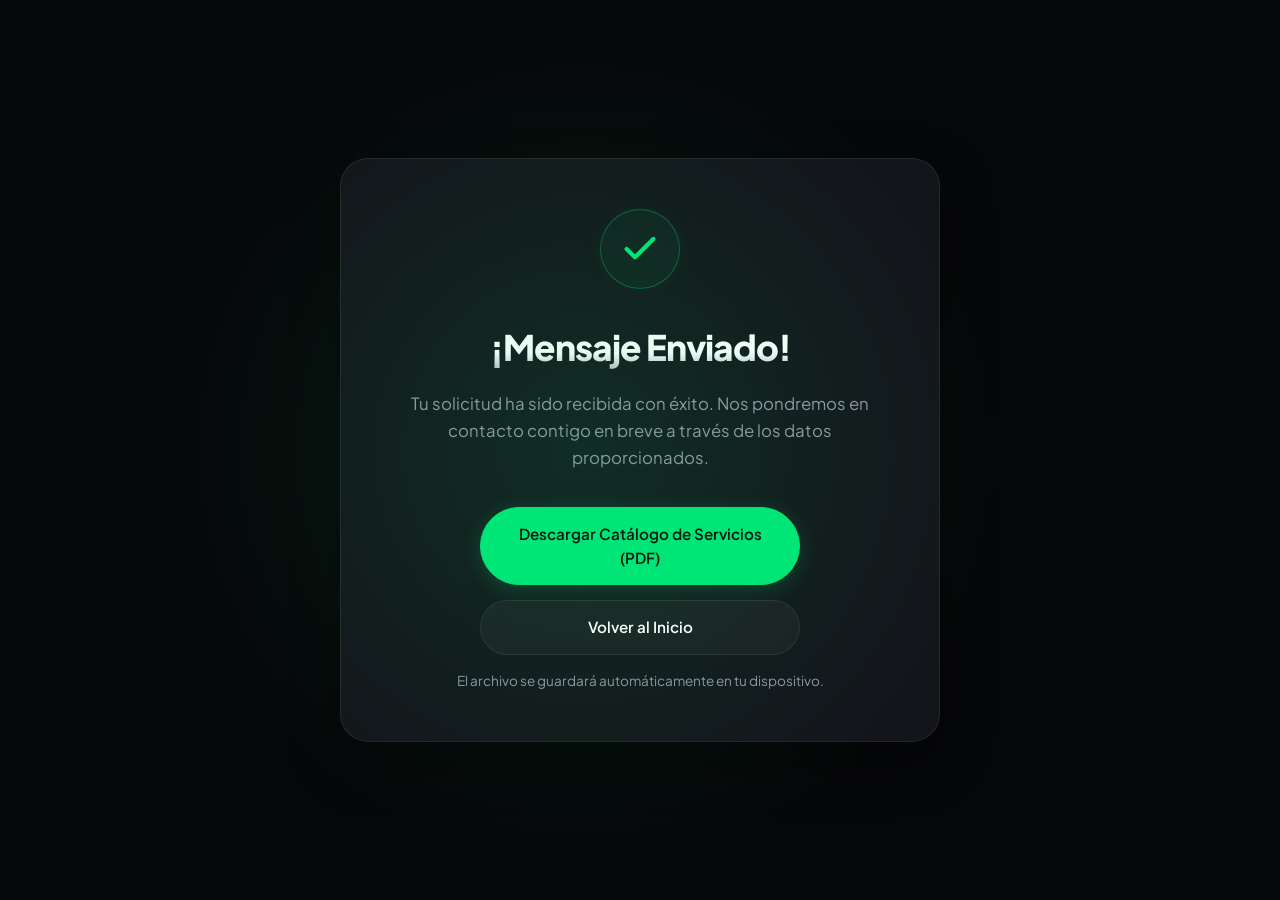
<file: confirmacion.html>
<!DOCTYPE html>
<html lang="es-MX">
<head>
    <meta charset="UTF-8">
    <meta name="viewport" content="width=device-width, initial-scale=1.0">
    <meta name="description" content="Mensaje enviado con éxito. Gracias por contactar a CAOMI Sistemas Informáticos y Grupo RO+.">
    <title>Mensaje Enviado con Éxito | CAOMI - RO+</title>
    <link rel="stylesheet" href="style.css">
    <style>
        /* Estilos específicos y refinados para la página de confirmación */
        .confirm-section {
            min-height: 100vh;
            display: flex;
            align-items: center;
            justify-content: center;
            padding: 40px 20px;
            position: relative;
            z-index: 5;
            background-color: var(--bg-main);
        }

        .confirm-card {
            background-color: var(--bg-card);
            border: 1px solid var(--border);
            border-radius: 28px;
            padding: 50px 40px;
            max-width: 600px;
            width: 100%;
            text-align: center;
            box-shadow: 0 20px 50px rgba(0, 0, 0, 0.4);
            position: relative;
            overflow: hidden;
            animation: card-appear 0.6s cubic-bezier(0.25, 1, 0.5, 1);
        }

        @keyframes card-appear {
            0% {
                opacity: 0;
                transform: translateY(20px);
            }
            100% {
                opacity: 1;
                transform: translateY(0);
            }
        }

        /* Checkmark animado estilo neón */
        .success-icon-wrapper {
            width: 80px;
            height: 80px;
            background-color: rgba(0, 230, 118, 0.06);
            border: 1px solid rgba(0, 230, 118, 0.3);
            border-radius: 50%;
            display: flex;
            align-items: center;
            justify-content: center;
            margin: 0 auto 30px;
            box-shadow: 0 0 20px rgba(0, 230, 118, 0.05);
            animation: pulse-success 2s infinite;
        }

        .success-icon-wrapper svg {
            width: 40px;
            height: 40px;
            stroke: var(--accent);
            stroke-width: 2.5;
        }

        @keyframes pulse-success {
            0%, 100% {
                box-shadow: 0 0 20px rgba(0, 230, 118, 0.05);
                border-color: rgba(0, 230, 118, 0.3);
            }
            50% {
                box-shadow: 0 0 35px rgba(0, 230, 118, 0.2);
                border-color: rgba(0, 230, 118, 0.6);
            }
        }

        .confirm-card h1 {
            font-size: 2.2rem;
            font-weight: 800;
            margin-bottom: 16px;
            letter-spacing: -1px;
            background: linear-gradient(to bottom, #ffffff 60%, #a3a8b4 100%);
            -webkit-background-clip: text;
            -webkit-text-fill-color: transparent;
        }

        .confirm-card p {
            color: var(--text-muted);
            font-size: 1.05rem;
            line-height: 1.6;
            margin-bottom: 35px;
        }

        .confirm-actions {
            display: flex;
            flex-direction: column;
            gap: 15px;
            align-items: center;
        }

        .confirm-actions .btn {
            width: 100%;
            max-width: 320px;
        }

        .download-notice {
            margin-top: 15px;
            font-size: 0.85rem;
            color: var(--text-muted);
        }
    </style>
</head>
<body>
    <main>
        <section class="confirm-section">
            <!-- Raycast Glow Background -->
            <div class="hero-glow-bg">
                <div class="glow-beam beam-1" style="width: 200px; height: 200px; background: radial-gradient(circle, rgba(0,230,118,0.15) 0%, rgba(0,0,0,0) 70%);"></div>
            </div>

            <div class="confirm-card">
                <div class="success-icon-wrapper">
                    <svg viewBox="0 0 24 24" fill="none" stroke="currentColor" stroke-linecap="round" stroke-linejoin="round">
                        <polyline points="20 6 9 17 4 12"></polyline>
                    </svg>
                </div>
                <h1>¡Mensaje Enviado!</h1>
                <p>Tu solicitud ha sido recibida con éxito. Nos pondremos en contacto contigo en breve a través de los datos proporcionados.</p>
                
                <div class="confirm-actions">
                    <a href="catalogo.pdf" download class="btn btn-primary">
                        Descargar Catálogo de Servicios (PDF)
                    </a>
                    <a href="index.html" class="btn btn-secondary">
                        Volver al Inicio
                    </a>
                </div>
                <div class="download-notice">
                    El archivo se guardará automáticamente en tu dispositivo.
                </div>
            </div>
        </section>
    </main>
</body>
</html>
</file>
<file: style.css>
/* ==========================================================================
   CAOMI & GRUPO RO+ - ESTILOS PREMIUM (Raycast & AirPods Inspired)
   Diseño de Alta Calidad: Dark Mode, Acentos Verde Neón, Animación de Fondo
   ========================================================================== */

/* Importar Tipografía Premium de Google Fonts */
@import url('https://fonts.googleapis.com/css2?family=Plus+Jakarta+Sans:wght@300;400;500;600;700;800&display=swap');

/* Variables y Tokens de Diseño */
:root {
    --bg-main: #060709;          /* Fondo oscuro profundo */
    --bg-section-alt: #0c0d12;  /* Fondo de sección alternado */
    --bg-card: #13141a;         /* Fondo de tarjetas (AirPods style) */
    --bg-card-hover: #1a1c24;   /* Fondo de tarjeta al pasar el cursor */
    
    --accent: #00e676;          /* Verde neón brillante (Apple inspired) */
    --accent-dark: #00b358;     /* Verde neón más oscuro para hover/gradientes */
    --accent-glow: rgba(0, 230, 118, 0.15);
    --accent-glow-strong: rgba(0, 230, 118, 0.35);
    
    --text-main: #ffffff;       /* Texto principal blanco */
    --text-muted: #8f95a3;      /* Texto secundario atenuado */
    --text-dark: #050608;       /* Texto oscuro para elementos sobre fondo verde */
    
    --border: rgba(255, 255, 255, 0.08); /* Borde sutil */
    --border-hover: rgba(255, 255, 255, 0.16);
    
    --header-height: 75px;
    --max-width: 1200px;
    --transition: all 0.3s cubic-bezier(0.25, 0.8, 0.25, 1);
}

/* Restablecimiento General */
* {
    box-sizing: border-box;
    margin: 0;
    padding: 0;
}

html {
    scroll-behavior: smooth;
    font-family: 'Plus Jakarta Sans', -apple-system, BlinkMacSystemFont, Arial, sans-serif;
    background-color: var(--bg-main);
    color: var(--text-main);
    line-height: 1.6;
    width: 100%;
    overflow-x: clip;
}

body {
    background-color: var(--bg-main);
    width: 100%;
    overflow-x: clip;
}

/* Contenedor General */
.container {
    width: 100%;
    max-width: var(--max-width);
    margin: 0 auto;
    padding: 0 24px;
}

.section-padding {
    padding: 100px 0;
}

.bg-light {
    background-color: var(--bg-section-alt);
}

/* ==========================================================================
   Header Flotante Estilo Raycast (Glassmorphic Pill)
   ========================================================================== */
.main-header {
    position: fixed;
    top: 0;
    left: 0;
    width: 100%;
    height: var(--header-height);
    display: flex;
    align-items: center;
    z-index: 1000;
    padding: 0 20px;
}

.header-container {
    display: flex;
    justify-content: space-between;
    align-items: center;
    width: 100%;
    max-width: 1100px;
    height: 56px;
    margin: 0 auto;
    padding: 0 24px;
    background-color: rgba(13, 14, 18, 0.75);
    border: 1px solid var(--border);
    border-radius: 100px;
    backdrop-filter: blur(12px);
    -webkit-backdrop-filter: blur(12px);
    transition: var(--transition);
    box-shadow: 0 4px 30px rgba(0, 0, 0, 0.4);
}

/* Efecto al hacer scroll: barra de navegación más compacta */
.main-header.scrolled .header-container {
    height: 50px;
    background-color: rgba(6, 7, 9, 0.85);
    border-color: rgba(255, 255, 255, 0.12);
    box-shadow: 0 8px 32px rgba(0, 0, 0, 0.6);
}

/* Logotipo */
.logo-text {
    font-weight: 800;
    font-size: 1.2rem;
    letter-spacing: -0.5px;
    color: var(--text-main);
}

.logo-plus {
    color: var(--accent);
    margin-left: 2px;
    font-weight: 900;
}

/* Enlaces del Menú */
.nav-menu ul {
    display: flex;
    list-style: none;
    gap: 8px;
}

.nav-menu a {
    text-decoration: none;
    color: var(--text-muted);
    font-size: 0.9rem;
    font-weight: 500;
    padding: 8px 16px;
    border-radius: 100px;
    transition: var(--transition);
}

.nav-menu a:hover,
.nav-menu a.active {
    color: var(--text-main);
    background-color: rgba(255, 255, 255, 0.06);
}

.nav-menu a.active {
    border: 1px solid rgba(255, 255, 255, 0.05);
}

/* Botón Hamburguesa Móvil */
.menu-toggle {
    display: none;
    flex-direction: column;
    justify-content: space-between;
    width: 20px;
    height: 14px;
    background: transparent;
    border: none;
    cursor: pointer;
    z-index: 1010;
}

.menu-toggle span {
    width: 100%;
    height: 2px;
    background-color: var(--text-main);
    border-radius: 10px;
    transition: var(--transition);
}

/* ==========================================================================
   Sección Hero con Fondo Animado (Raycast Style)
   ========================================================================== */
.hero-section {
    position: relative;
    min-height: 100vh;
    display: flex;
    align-items: center;
    justify-content: center;
    background-color: #000000;
    overflow: hidden;
    padding-top: calc(var(--header-height) + 20px);
}

/* Fondo con degradados de luz (Glow Background) */
.hero-glow-bg {
    position: absolute;
    top: 0;
    left: 0;
    width: 100%;
    height: 100%;
    pointer-events: none;
    z-index: 1;
}

/* Gran destello radial central animado (Más vivo) */
.hero-glow-bg::after {
    content: '';
    position: absolute;
    top: 50%;
    left: 50%;
    transform: translate(-55%, -50%);
    width: 90%;
    height: 90%;
    background: radial-gradient(circle, rgba(0, 230, 118, 0.12) 0%, transparent 60%);
    z-index: 2;
    animation: pulse-glow 8s infinite alternate ease-in-out;
}

@keyframes pulse-glow {
    0% {
        transform: translate(-55%, -50%) scale(0.85);
        opacity: 0.7;
    }
    100% {
        transform: translate(-50%, -48%) scale(1.15);
        opacity: 1.0;
    }
}

/* Haces de luz diagonales animados (Más vivos y amplios) */
.glow-beam {
    position: absolute;
    width: 180px; /* Ancho aumentado */
    height: 200%;
    background: linear-gradient(to bottom, 
        transparent 0%, 
        rgba(0, 230, 118, 0.1) 30%, 
        rgba(0, 230, 118, 0.28) 50%, 
        rgba(0, 230, 118, 0.1) 70%, 
        transparent 100%
    );
    filter: blur(80px); /* Desenfoque sutilmente mayor */
    transform: rotate(-40deg);
    transform-origin: center;
    pointer-events: none;
    z-index: 1;
}

.beam-1 {
    left: 5%;
    top: -50%;
    animation: glow-flow 12s infinite ease-in-out;
}

.beam-2 {
    left: 30%;
    top: -60%;
    animation: glow-flow 10s infinite ease-in-out 1s;
    width: 220px;
}

.beam-3 {
    left: 55%;
    top: -40%;
    animation: glow-flow 14s infinite ease-in-out 2s;
    width: 200px;
}

.beam-4 {
    left: 80%;
    top: -70%;
    animation: glow-flow 16s infinite ease-in-out 3s;
}

/* Animación de desplazamiento y brillo (Mayor recorrido) */
@keyframes glow-flow {
    0% {
        transform: translate(-180px, -180px) rotate(-40deg) scaleY(0.8);
        opacity: 0.3;
    }
    50% {
        transform: translate(180px, 180px) rotate(-40deg) scaleY(1.25);
        opacity: 1;
        filter: blur(95px);
    }
    100% {
        transform: translate(-180px, -180px) rotate(-40deg) scaleY(0.8);
        opacity: 0.3;
    }
}

/* Contenido del Hero */
.hero-container-centered {
    position: relative;
    z-index: 5;
    text-align: center;
    max-width: 800px;
}

.badge-premium {
    display: inline-block;
    padding: 6px 16px;
    background-color: rgba(0, 230, 118, 0.08);
    border: 1px solid rgba(0, 230, 118, 0.25);
    color: var(--accent);
    font-size: 0.85rem;
    font-weight: 600;
    border-radius: 100px;
    margin-bottom: 24px;
    letter-spacing: 0.5px;
    text-transform: uppercase;
}

.hero-content h1 {
    font-size: 3.5rem;
    font-weight: 800;
    line-height: 1.15;
    letter-spacing: -2px;
    margin-bottom: 24px;
    color: var(--text-main);
    background: linear-gradient(to bottom, #ffffff 60%, #a3a8b4 100%);
    -webkit-background-clip: text;
    -webkit-text-fill-color: transparent;
}

.hero-content .subtitle {
    font-size: 1.15rem;
    color: var(--text-muted);
    max-width: 650px;
    margin: 0 auto 40px;
    font-weight: 400;
}

.hero-actions {
    display: flex;
    justify-content: center;
    gap: 16px;
    margin-bottom: 50px;
}

/* Botones Premium */
.btn {
    display: inline-flex;
    align-items: center;
    justify-content: center;
    padding: 14px 28px;
    font-size: 0.95rem;
    font-weight: 600;
    text-decoration: none;
    border-radius: 100px;
    transition: var(--transition);
    cursor: pointer;
}

.btn-primary {
    background-color: var(--accent);
    color: var(--text-dark);
    border: 1px solid var(--accent);
    box-shadow: 0 4px 20px rgba(0, 230, 118, 0.2);
}

.btn-primary:hover {
    background-color: var(--text-main);
    border-color: var(--text-main);
    color: var(--text-dark);
    transform: translateY(-2px);
    box-shadow: 0 8px 25px rgba(255, 255, 255, 0.25);
}

.btn-secondary {
    background-color: rgba(255, 255, 255, 0.04);
    color: var(--text-main);
    border: 1px solid var(--border);
}

.btn-secondary:hover {
    background-color: rgba(255, 255, 255, 0.08);
    border-color: rgba(255, 255, 255, 0.2);
    transform: translateY(-2px);
}

.hero-footer-link {
    display: block;
}

.meet-glaze {
    display: inline-flex;
    align-items: center;
    gap: 6px;
    font-size: 0.85rem;
    color: var(--text-muted);
    text-decoration: none;
    border: 1px solid var(--border);
    padding: 6px 14px;
    border-radius: 100px;
    background-color: rgba(255, 255, 255, 0.02);
    transition: var(--transition);
}

.meet-glaze:hover {
    color: var(--accent);
    border-color: rgba(0, 230, 118, 0.3);
    background-color: rgba(0, 230, 118, 0.03);
}

.meet-glaze .arrow {
    transition: transform 0.2s;
}

.meet-glaze:hover .arrow {
    transform: translateX(3px);
}

/* ==========================================================================
   Encabezados de Sección
   ========================================================================== */
.section-header {
    text-align: center;
    margin-bottom: 60px;
}

.section-header h2 {
    font-size: 2.2rem;
    font-weight: 800;
    letter-spacing: -1px;
    margin-bottom: 12px;
}

.section-subtitle {
    color: var(--text-muted);
    font-size: 1rem;
    max-width: 500px;
    margin: 0 auto;
}

/* ==========================================================================
   Sección Nosotros
   ========================================================================== */
.about-grid {
    display: grid;
    grid-template-columns: 1fr 1fr;
    gap: 32px;
    align-items: start;
    margin-bottom: 60px;
}

.about-info {
    padding-right: 20px;
}

.about-info h3 {
    font-size: 1.6rem;
    font-weight: 700;
    margin-bottom: 16px;
}

.about-info p {
    color: var(--text-muted);
    margin-bottom: 20px;
}

.about-cards {
    display: flex;
    flex-direction: column;
    gap: 20px;
}

/* Estilo AirPods de Tarjetas */
.card {
    background-color: var(--bg-card);
    border: 1px solid var(--border);
    padding: 30px;
    border-radius: 24px;
    transition: transform 0.4s ease, border-color 0.4s ease, box-shadow 0.4s ease;
}

.card:hover {
    border-color: var(--accent) !important;
    box-shadow: 0 12px 35px rgba(0, 230, 118, 0.15) !important;
    transform: translateY(-4px);
}

.card h4 {
    font-size: 1.25rem;
    font-weight: 700;
    margin-bottom: 12px;
    color: var(--accent);
    transition: color 0.4s ease, text-shadow 0.4s ease;
}

.card:hover h4 {
    color: #ffffff !important;
    text-shadow: 0 0 8px var(--accent), 0 0 20px var(--accent) !important;
}

.card p {
    color: var(--text-muted);
    font-size: 0.95rem;
}

/* Asignación de animaciones de parpadeo de luz independientes */
.mission-card {
    animation: border-flicker 8s infinite ease-in-out;
}

.mission-card h4 {
    animation: neon-flicker 8s infinite ease-in-out;
}

.vision-card {
    animation: border-flicker 8s infinite ease-in-out;
    animation-delay: 3s;
}

.vision-card h4 {
    animation: neon-flicker 8s infinite ease-in-out;
    animation-delay: 3s;
}

/* Detener parpadeo en hover para fijar la luz sólida */
.card:hover,
.card:hover h4 {
    animation: none !important;
}

/* Animaciones de parpadeo de luz premium (Flicker) */
@keyframes neon-flicker {
    0%, 18%, 22%, 25%, 53%, 57%, 100% {
        text-shadow: 0 0 6px rgba(0, 230, 118, 0.4),
                     0 0 12px rgba(0, 230, 118, 0.2);
        color: var(--accent);
    }
    20%, 24%, 55% {
        text-shadow: none;
        color: rgba(0, 230, 118, 0.7);
    }
}

@keyframes border-flicker {
    0%, 18%, 22%, 25%, 53%, 57%, 100% {
        border-color: rgba(0, 230, 118, 0.25);
        box-shadow: 0 0 12px rgba(0, 230, 118, 0.05),
                    inset 0 0 12px rgba(0, 230, 118, 0.01);
    }
    20%, 24%, 55% {
        border-color: var(--border);
        box-shadow: none;
    }
}

/* ==========================================================================
   Sección de Valores - Animación Scroll-Driven
   ========================================================================== */
.valores-scroll-section {
    position: relative;
    height: 250vh; /* Altura extendida para dar espacio al scroll */
    background-color: var(--bg-main);
    z-index: 5;
}

.valores-scroll-section .sticky-viewport {
    position: sticky;
    top: 0;
    height: 100vh;
    width: 100%;
    display: flex;
    flex-direction: column;
    align-items: center;
    justify-content: center;
    overflow: hidden;
}

/* Texto Gigante de Fondo que hace Zoom (Neon Green Style) */
.valores-bg-text {
    position: absolute;
    font-size: 16vw; /* Tamaño responsivo masivo */
    font-weight: 900;
    letter-spacing: -1px;
    color: transparent; /* Fondo hueco estilo foco neon */
    -webkit-text-stroke: 2px var(--accent); /* Delineado verde neon del logo */
    text-transform: uppercase;
    transform: scale(1) rotate(-4deg); /* Ladeado sutil */
    opacity: 1;
    z-index: 1;
    pointer-events: none;
    transition: transform 0.1s ease-out, opacity 0.1s ease-out; /* Transiciones suaves en scroll */
    /* Resplandor neon */
    filter: drop-shadow(0 0 8px rgba(0, 230, 118, 0.5)) 
            drop-shadow(0 0 20px rgba(0, 230, 118, 0.2));
}

/* Contenedor de Tarjetas Blancas (Placeholders de Imágenes) */
.valores-cards-container {
    position: relative;
    width: 100%;
    max-width: 1000px;
    display: grid;
    grid-template-columns: repeat(3, 1fr);
    gap: 30px;
    z-index: 2;
    padding: 20px;
    pointer-events: auto;
    opacity: 0;
    transform: translateY(100px); /* Empieza desplazado hacia abajo y oculto */
    transition: opacity 0.4s ease-out, transform 0.4s ease-out;
}

/* Tarjeta Blanca (AirPods Pro Specifications Placeholder Style) */
/* Tarjeta Blanca (Flip card / Hover Overlay Style) */
.valor-card-white {
    background-color: var(--bg-card);
    color: var(--text-main);
    border: 1px solid var(--border);
    border-radius: 24px;
    height: 250px;
    position: relative;
    overflow: hidden;
    display: flex;
    flex-direction: column;
    justify-content: center;
    align-items: center;
    box-shadow: 0 15px 40px rgba(0, 0, 0, 0.4);
    transition: var(--transition);
    cursor: pointer;
    outline: none;
}

.valor-card-white:hover,
.valor-card-white:focus {
    transform: translateY(-8px) scale(1.02);
    border-color: rgba(255, 255, 255, 0.2);
    box-shadow: 0 20px 50px rgba(0, 230, 118, 0.1);
}

/* Imagen de fondo nítida pero oscurecida */
.valor-card-bg-img {
    position: absolute;
    top: 0;
    left: 0;
    width: 100%;
    height: 100%;
    object-fit: cover;
    filter: brightness(0.35) contrast(1.15); /* Nítido, sin blur, oscurecido para lectura */
    opacity: 0.55;
    z-index: 1;
    pointer-events: none;
    transition: var(--transition);
}

.valor-card-white:hover .valor-card-bg-img,
.valor-card-white:focus .valor-card-bg-img {
    transform: scale(1.1);
    opacity: 0.7;
    filter: brightness(0.4) contrast(1.2);
}

/* Número absoluto en esquina superior izquierda */
.valor-number {
    position: absolute;
    top: 20px;
    left: 24px;
    font-size: 1.25rem;
    font-weight: 800;
    color: rgba(255, 255, 255, 0.25);
    z-index: 3;
    pointer-events: none;
}

/* Frente de la tarjeta (Título centrado) */
.valor-card-front {
    position: relative;
    z-index: 2;
    display: flex;
    justify-content: center;
    align-items: center;
    width: 100%;
    height: 100%;
    padding: 30px;
    text-align: center;
}

.valor-card-front h3 {
    font-size: 1.4rem;
    font-weight: 800;
    color: var(--text-main);
    letter-spacing: -0.5px;
}

/* Reverso de la tarjeta (Descripción verde con letras negras) */
.valor-card-back {
    position: absolute;
    top: 0;
    left: 0;
    width: 100%;
    height: 100%;
    background-color: var(--accent); /* Fondo verde neón del logo */
    color: var(--text-dark); /* Letras negras */
    padding: 30px 24px;
    display: flex;
    flex-direction: column;
    justify-content: center;
    align-items: center;
    text-align: center;
    z-index: 4;
    transform: translateY(101%); /* Oculto inicialmente abajo */
    transition: transform 0.4s cubic-bezier(0.25, 0.8, 0.25, 1);
}

.valor-card-back h3 {
    font-size: 1.25rem;
    font-weight: 800;
    margin-bottom: 8px;
    color: var(--text-dark);
}

.valor-card-back p {
    font-size: 0.92rem;
    font-weight: 600;
    line-height: 1.4;
    color: var(--text-dark);
}

/* Revelar reverso al pasar el cursor o dar click (para móviles) */
.valor-card-white:hover .valor-card-back,
.valor-card-white:focus .valor-card-back,
.valor-card-white.active .valor-card-back {
    transform: translateY(0);
}

/* Responsividad para Móviles */
@media (max-width: 900px) {
    .valores-cards-container {
        grid-template-columns: repeat(2, 1fr);
        gap: 20px;
    }
}

@media (max-width: 768px) {
    .valores-scroll-section {
        height: 250vh; /* Mantener scroll-driven activo en móvil */
    }
    
    .valores-scroll-section .sticky-viewport {
        position: sticky;
        top: 0;
        height: 100vh;
        padding: 20px;
    }
    
    .valores-bg-text {
        font-size: 20vw !important; /* Texto de fondo más grande para móviles */
        opacity: 0.8;
    }
    
    .valores-cards-container {
        grid-template-columns: repeat(2, 1fr) !important;
        gap: 12px !important;
        padding: 15px !important;
        max-width: 100% !important;
    }
    
    .valor-card-white {
        width: 100%;
        height: 110px !important; /* Altura compacta para móviles */
        border-radius: 16px !important;
    }
    
    .valor-card-front h3 {
        font-size: 0.92rem !important;
    }
    
    .valor-card-back {
        padding: 12px 10px !important;
    }
    
    .valor-card-back h3 {
        font-size: 0.85rem !important;
        margin-bottom: 4px !important;
    }
    
    .valor-card-back p {
        font-size: 0.72rem !important;
        line-height: 1.25 !important;
    }
    
    .valor-number {
        top: 8px !important;
        left: 12px !important;
        font-size: 0.8rem !important;
    }
}

/* ==========================================================================
   Marquee Separator (Cinta Rotativa Infinita)
   ========================================================================== */
.marquee-divider {
    background-color: var(--accent);
    color: var(--bg-main);
    overflow: hidden;
    white-space: nowrap;
    display: flex;
    align-items: center;
    height: 80px;
    border-top: 1px solid rgba(0, 0, 0, 0.2);
    border-bottom: 1px solid rgba(0, 0, 0, 0.2);
    transform: rotate(-1deg) scale(1.02); /* Inclinación de estilo premium */
    z-index: 10;
    position: relative;
    margin: 50px 0;
    box-shadow: 0 10px 30px rgba(0, 0, 0, 0.4);
    pointer-events: none;
}

.marquee-track {
    display: flex;
    width: max-content;
}

.marquee-content {
    display: flex;
    align-items: center;
    white-space: nowrap;
    font-size: 2.2rem;
    font-weight: 900;
    font-style: italic; /* Letras cursivas/inclinadas de alto impacto */
    letter-spacing: 4px;
    text-transform: uppercase;
    animation: marquee-scroll 30s linear infinite;
    padding-right: 10px;
}

@keyframes marquee-scroll {
    0% {
        transform: translateX(0);
    }
    100% {
        transform: translateX(-50%);
    }
}

/* ==========================================================================
   Sección Servicios (Carrusel Interactivo Estilo Premium - Constante)
   ========================================================================== */
.services-carousel-wrapper {
    width: 100%;
    overflow-x: auto;
    overflow-y: hidden;
    position: relative;
    padding: 40px 0;
    scrollbar-width: none; /* Firefox */
    -ms-overflow-style: none; /* IE/Edge */
    cursor: grab;
}

.services-carousel-wrapper::-webkit-scrollbar {
    display: none; /* Chrome, Safari, Opera */
}

.services-carousel-wrapper:active {
    cursor: grabbing;
}

.services-grid {
    display: flex;
    gap: 30px;
    width: max-content;
    padding: 20px 0;
    animation: none !important; /* Desactivada para control JS optimizado */
}

.service-card {
    background-color: var(--bg-card);
    border: 1px solid var(--border);
    padding: 40px;
    border-radius: 24px;
    width: 380px; /* Ancho de tarjeta fijo para el carrusel */
    flex-shrink: 0;
    display: flex;
    flex-direction: column;
    transition: transform 0.4s cubic-bezier(0.25, 1, 0.5, 1),
                border-color 0.4s ease,
                box-shadow 0.4s ease;
    cursor: pointer;
    outline: none;
    user-select: none;
    -webkit-user-drag: none;
}

/* Efecto hover/focus individual */
.service-card:hover,
.service-card:focus {
    transform: scale(1.04);
    border-color: var(--border-hover);
}

/* Tarjeta seleccionada (ampliación mayor con animación suave) */
.service-card.selected {
    transform: scale(1.1) !important;
    border-color: var(--accent) !important;
    box-shadow: 0 15px 45px rgba(0, 230, 118, 0.2) !important;
    z-index: 10;
}

.service-icon {
    font-size: 2.2rem;
    margin-bottom: 24px;
    color: var(--accent);
}

.service-icon svg {
    width: 40px;
    height: 40px;
    stroke: var(--accent);
    stroke-width: 2;
    display: block;
}

.service-card h3 {
    font-size: 1.4rem;
    font-weight: 700;
    margin-bottom: 12px;
}

.service-card p {
    color: var(--text-muted);
    font-size: 0.95rem;
    line-height: 1.5;
}

/* Animación Marquee con variable responsiva de desplazamiento */
@keyframes services-marquee {
    0% {
        transform: translateX(0);
    }
    100% {
        transform: translateX(var(--scroll-width, -2050px));
    }
}

@media (max-width: 768px) {
    .service-card {
        width: 290px;
        padding: 30px 24px;
    }
    
    .services-carousel-wrapper {
        padding: 20px 0;
    }
}

/* ==========================================================================
   Sección Catálogo (Acordeón de Categorías Estilo Premium)
   ========================================================================== */
.catalog-accordion {
    max-width: 1000px;
    margin: 40px auto 0;
    display: flex;
    flex-direction: column;
    gap: 12px;
}

.accordion-item {
    border: 1px solid var(--border);
    border-radius: 16px;
    background-color: var(--bg-card);
    overflow: hidden;
    transition: var(--transition);
}

.accordion-header {
    width: 100%;
    display: flex;
    justify-content: space-between;
    align-items: center;
    padding: 20px 30px;
    background: transparent;
    border: none;
    font-size: 1.15rem;
    font-weight: 700;
    color: var(--text-main);
    text-align: left;
    cursor: pointer;
    transition: var(--transition);
    outline: none;
    text-decoration: none;
}

.accordion-header:hover {
    background-color: rgba(255, 255, 255, 0.02);
    color: var(--accent);
}

.accordion-header.direct-link:hover {
    color: var(--accent);
}

.chevron-icon, .action-arrow {
    font-size: 0.95rem;
    color: var(--text-muted);
    transition: transform 0.3s ease, color 0.3s ease;
}

.accordion-header.direct-link:hover .action-arrow {
    transform: translateX(6px);
    color: var(--accent);
}

.accordion-item.active {
    border-color: rgba(255, 255, 255, 0.15);
}

.accordion-item.active {
    border-color: rgba(0, 230, 118, 0.4);
    box-shadow: 0 4px 20px rgba(0, 230, 118, 0.05);
}

.accordion-item.active .accordion-header {
    color: var(--accent);
    border-bottom: 1px solid var(--border);
}

.accordion-item.active .chevron-icon {
    transform: rotate(180deg);
    color: var(--accent);
}

/* El contenido se expande en JS manipulando el height */
.accordion-content {
    height: 0;
    overflow: hidden;
    transition: height 0.4s cubic-bezier(0.25, 1, 0.5, 1);
    background-color: var(--panel-color);
}

.accordion-inner {
    padding: 35px 30px;
    display: flex;
    justify-content: space-between;
    align-items: center;
    gap: 30px;
}

.subcategory-grid {
    display: grid;
    grid-template-columns: repeat(3, 1fr);
    gap: 15px 25px;
    flex-grow: 1;
}

.subcategory-col {
    display: flex;
    flex-direction: column;
    gap: 10px;
}

.subcategory-col a {
    font-size: 0.92rem;
    font-weight: 700;
    text-decoration: none;
    transition: var(--transition);
    display: inline-block;
}

.subcategory-col a.btn-cta-sub {
    font-weight: 800;
    text-decoration: underline;
    margin-top: 5px;
}

.category-image-container {
    width: 250px;
    flex-shrink: 0;
    display: flex;
    align-items: center;
    justify-content: center;
}

.category-image {
    max-width: 100%;
    max-height: 160px;
    object-fit: contain;
    filter: drop-shadow(0 10px 18px rgba(0, 0, 0, 0.25));
    transition: transform 0.4s ease;
}

.accordion-item.active:hover .category-image {
    transform: scale(1.06);
}

/* ==========================================================================
   Contraste de Colores de Texto en Acordeón (WCAG Legibilidad)
   ========================================================================== */

/* 1. Categorías con fondos claros (Letras oscuras #050608) */
.accordion-content[style*="#00e676"], /* Accesorios */
.accordion-content[style*="#00e5ff"], /* Computadoras */
.accordion-content[style*="#c6ff00"], /* Telefónico */
.accordion-content[style*="#ffd54f"], /* Software */
.accordion-content[style*="#8bc34a"]  /* Redes */ {
    color: #050608;
}

.accordion-content[style*="#00e676"] .subcategory-col a,
.accordion-content[style*="#00e5ff"] .subcategory-col a,
.accordion-content[style*="#c6ff00"] .subcategory-col a,
.accordion-content[style*="#ffd54f"] .subcategory-col a,
.accordion-content[style*="#8bc34a"] .subcategory-col a {
    color: rgba(5, 6, 8, 0.75);
}

.accordion-content[style*="#00e676"] .subcategory-col a:hover,
.accordion-content[style*="#00e5ff"] .subcategory-col a:hover,
.accordion-content[style*="#c6ff00"] .subcategory-col a:hover,
.accordion-content[style*="#ffd54f"] .subcategory-col a:hover,
.accordion-content[style*="#8bc34a"] .subcategory-col a:hover,
.accordion-content[style*="#00e676"] .subcategory-col a.btn-cta-sub,
.accordion-content[style*="#00e5ff"] .subcategory-col a.btn-cta-sub,
.accordion-content[style*="#c6ff00"] .subcategory-col a.btn-cta-sub,
.accordion-content[style*="#ffd54f"] .subcategory-col a.btn-cta-sub,
.accordion-content[style*="#8bc34a"] .subcategory-col a.btn-cta-sub {
    color: #050608;
    transform: translateX(4px);
}

/* 2. Categorías con fondos oscuros/vibrantes (Letras blancas #ffffff) */
.accordion-content[style*="#b388ff"], /* Almacenamiento */
.accordion-content[style*="#ff1744"], /* Audio/Video */
.accordion-content[style*="#ff5252"], /* Impresoras */
.accordion-content[style*="#ff4081"], /* Protección */
.accordion-content[style*="#7b1fa2"], /* Punto de Venta */
.accordion-content[style*="#ff9800"], /* Suministros */
.accordion-content[style*="#7e57c2"]  /* Papelería */ {
    color: #ffffff;
}

.accordion-content[style*="#b388ff"] .subcategory-col a,
.accordion-content[style*="#ff1744"] .subcategory-col a,
.accordion-content[style*="#ff5252"] .subcategory-col a,
.accordion-content[style*="#ff4081"] .subcategory-col a,
.accordion-content[style*="#7b1fa2"] .subcategory-col a,
.accordion-content[style*="#ff9800"] .subcategory-col a,
.accordion-content[style*="#7e57c2"] .subcategory-col a {
    color: rgba(255, 255, 255, 0.85);
}

.accordion-content[style*="#b388ff"] .subcategory-col a:hover,
.accordion-content[style*="#ff1744"] .subcategory-col a:hover,
.accordion-content[style*="#ff5252"] .subcategory-col a:hover,
.accordion-content[style*="#ff4081"] .subcategory-col a:hover,
.accordion-content[style*="#7b1fa2"] .subcategory-col a:hover,
.accordion-content[style*="#ff9800"] .subcategory-col a:hover,
.accordion-content[style*="#7e57c2"] .subcategory-col a:hover,
.accordion-content[style*="#b388ff"] .subcategory-col a.btn-cta-sub,
.accordion-content[style*="#ff1744"] .subcategory-col a.btn-cta-sub,
.accordion-content[style*="#ff5252"] .subcategory-col a.btn-cta-sub,
.accordion-content[style*="#ff4081"] .subcategory-col a.btn-cta-sub,
.accordion-content[style*="#7b1fa2"] .subcategory-col a.btn-cta-sub,
.accordion-content[style*="#ff9800"] .subcategory-col a.btn-cta-sub,
.accordion-content[style*="#7e57c2"] .subcategory-col a.btn-cta-sub {
    color: #ffffff;
    transform: translateX(4px);
}

@media (max-width: 900px) {
    .accordion-inner {
        flex-direction: column-reverse;
        align-items: stretch;
        gap: 24px;
    }
    
    .category-image-container {
        width: 100%;
        margin-bottom: 10px;
    }
    
    .category-image {
        max-height: 140px;
    }
}

@media (max-width: 600px) {
    .subcategory-grid {
        grid-template-columns: 1fr;
        gap: 15px;
    }
}

/* ==========================================================================
   Sección Contacto (Forms + Info)
   ========================================================================== */
.contact-layout {
    display: grid;
    grid-template-columns: 1fr 1.2fr;
    gap: 40px;
    align-items: stretch;
}

.contact-info-panel {
    background-color: var(--bg-card);
    border: 1px solid var(--border);
    padding: 40px;
    border-radius: 24px;
    display: flex;
    flex-direction: column;
    justify-content: space-between;
}

.contact-info-panel h3 {
    font-size: 1.6rem;
    font-weight: 700;
    margin-bottom: 30px;
}

.info-item {
    display: flex;
    gap: 20px;
    align-items: flex-start;
    margin-bottom: 24px;
}

.info-icon {
    width: 44px;
    height: 44px;
    flex-shrink: 0;
    background-color: rgba(0, 230, 118, 0.06);
    border-radius: 12px;
    display: flex;
    align-items: center;
    justify-content: center;
}

.info-icon svg {
    width: 20px;
    height: 20px;
    stroke: var(--accent);
    stroke-width: 2;
}

.info-item p {
    font-size: 0.95rem;
    color: var(--text-muted);
}

.info-item strong {
    display: block;
    color: var(--text-main);
    margin-bottom: 4px;
}

.info-item a {
    color: var(--accent);
    text-decoration: none;
}

.contact-general-grid {
    display: grid;
    grid-template-columns: 1fr 1fr;
    gap: 20px;
    margin-bottom: 25px;
    border-bottom: 1px solid var(--border);
    padding-bottom: 20px;
}

.branches-grid {
    display: grid;
    grid-template-columns: 1fr 1fr;
    gap: 20px;
}

.branch-card {
    display: flex;
    flex-direction: column;
    height: 100%;
}

.branch-header {
    display: flex;
    align-items: center;
    gap: 10px;
    margin-bottom: 10px;
}

.branch-header h4 {
    font-size: 1.05rem;
    font-weight: 700;
    color: var(--text-main);
}

.branch-header .info-icon {
    width: 32px;
    height: 32px;
    background-color: rgba(0, 230, 118, 0.06);
    border-radius: 8px;
}

.branch-header .info-icon svg {
    width: 14px;
    height: 14px;
}

.branch-details {
    flex-grow: 1;
    margin-bottom: 10px;
}

.branch-details p {
    font-size: 0.88rem;
    color: var(--text-muted);
    line-height: 1.4;
    margin-bottom: 6px;
}

.branch-details a {
    color: var(--accent);
    text-decoration: none;
    font-weight: 600;
}

.branch-details a:hover {
    text-decoration: underline;
}

.map-container {
    width: 100%;
    height: 140px;
    border-radius: 12px;
    overflow: hidden;
    border: 1px solid var(--border);
    transition: border-color 0.4s ease, box-shadow 0.4s ease;
}

.map-container:hover {
    border-color: rgba(0, 230, 118, 0.3);
    box-shadow: 0 8px 25px rgba(0, 230, 118, 0.08);
}

.map-container iframe {
    display: block;
    width: 100%;
    height: 100%;
}

/* Panel de Formulario */
.contact-form-panel {
    background-color: var(--bg-card);
    border: 1px solid var(--border);
    padding: 40px;
    border-radius: 24px;
}

.form-row {
    display: grid;
    grid-template-columns: 1fr 1fr;
    gap: 20px;
}

.form-group {
    margin-bottom: 24px;
}

.form-group label {
    display: block;
    font-weight: 600;
    font-size: 0.9rem;
    margin-bottom: 8px;
    color: var(--text-main);
}

.form-group input,
.form-group textarea {
    width: 100%;
    padding: 12px 16px;
    background-color: rgba(255, 255, 255, 0.02);
    border: 1px solid var(--border);
    border-radius: 12px;
    font-family: inherit;
    font-size: 16px; /* 16px para prevenir auto-zoom táctil de iOS Safari */
    color: var(--text-main);
    transition: var(--transition);
}

.form-group input:focus,
.form-group textarea:focus {
    outline: none;
    border-color: var(--accent);
    background-color: rgba(255, 255, 255, 0.04);
    box-shadow: 0 0 15px rgba(0, 230, 118, 0.1);
}

.btn-submit {
    width: 100%;
    background-color: var(--accent);
    color: var(--text-dark);
    border: none;
    padding: 14px;
    font-size: 1rem;
    font-weight: 700;
    border-radius: 12px;
    box-shadow: 0 4px 15px rgba(0, 230, 118, 0.2);
}

.btn-submit:hover {
    background-color: var(--text-main);
    color: var(--text-dark);
    transform: translateY(-2px);
    box-shadow: 0 8px 25px rgba(255, 255, 255, 0.2);
}

/* ==========================================================================
   Pie de Página (Footer)
   ========================================================================== */
.main-footer {
    background-color: #030406;
    color: var(--text-muted);
    padding: 50px 0;
    border-top: 1px solid var(--border);
    font-size: 0.9rem;
}

.footer-content {
    display: flex;
    justify-content: space-between;
    align-items: center;
    flex-wrap: wrap;
    gap: 24px;
}

.footer-links a {
    color: var(--text-muted);
    text-decoration: none;
    margin: 0 10px;
    transition: var(--transition);
}

.footer-links a:hover {
    color: var(--accent);
}

/* ==========================================================================
   Ajustes y Responsividad
   ========================================================================== */
@media (max-width: 900px) {
    .contact-layout {
        grid-template-columns: 1fr;
    }
}

@media (max-width: 768px) {
    .menu-toggle {
        display: flex;
    }

    .main-header {
        padding: 0 15px;
    }

    .header-container {
        border-radius: 20px;
        padding: 0 20px;
    }

    .nav-menu {
        position: fixed;
        top: 80px;
        left: 20px;
        right: 20px;
        background-color: rgba(13, 14, 18, 0.96);
        border: 1px solid var(--border);
        border-radius: 20px;
        backdrop-filter: blur(20px);
        -webkit-backdrop-filter: blur(20px);
        padding: 30px;
        transform: translateY(-20px);
        opacity: 0;
        pointer-events: none;
        transition: var(--transition);
        box-shadow: 0 20px 40px rgba(0, 0, 0, 0.7);
    }

    .nav-menu.active {
        transform: translateY(0);
        opacity: 1;
        pointer-events: all;
    }

    .nav-menu ul {
        flex-direction: column;
        gap: 16px;
        align-items: center;
    }

    .nav-menu a {
        font-size: 1.1rem;
        display: block;
        width: 100%;
        text-align: center;
        padding: 10px 0;
    }

    .hero-content h1 {
        font-size: 2.5rem;
    }

    .hero-content .subtitle {
        font-size: 1rem;
    }

    .hero-actions {
        flex-direction: column;
        gap: 12px;
        padding: 0 20px;
    }

    .about-grid {
        grid-template-columns: 1fr;
    }

    .about-info {
        padding-right: 0;
        margin-bottom: 20px;
    }

    .contact-form-panel,
    .contact-info-panel {
        padding: 24px 20px;
    }

    .info-item {
        gap: 12px;
    }

    .contact-general-grid {
        grid-template-columns: 1fr;
        gap: 16px;
        margin-bottom: 20px;
        padding-bottom: 15px;
    }

    .branches-grid {
        grid-template-columns: 1fr;
        gap: 20px;
    }

    .form-row {
        grid-template-columns: 1fr;
        gap: 0;
    }

    .footer-content {
        flex-direction: column;
        text-align: center;
    }
}
</file>
